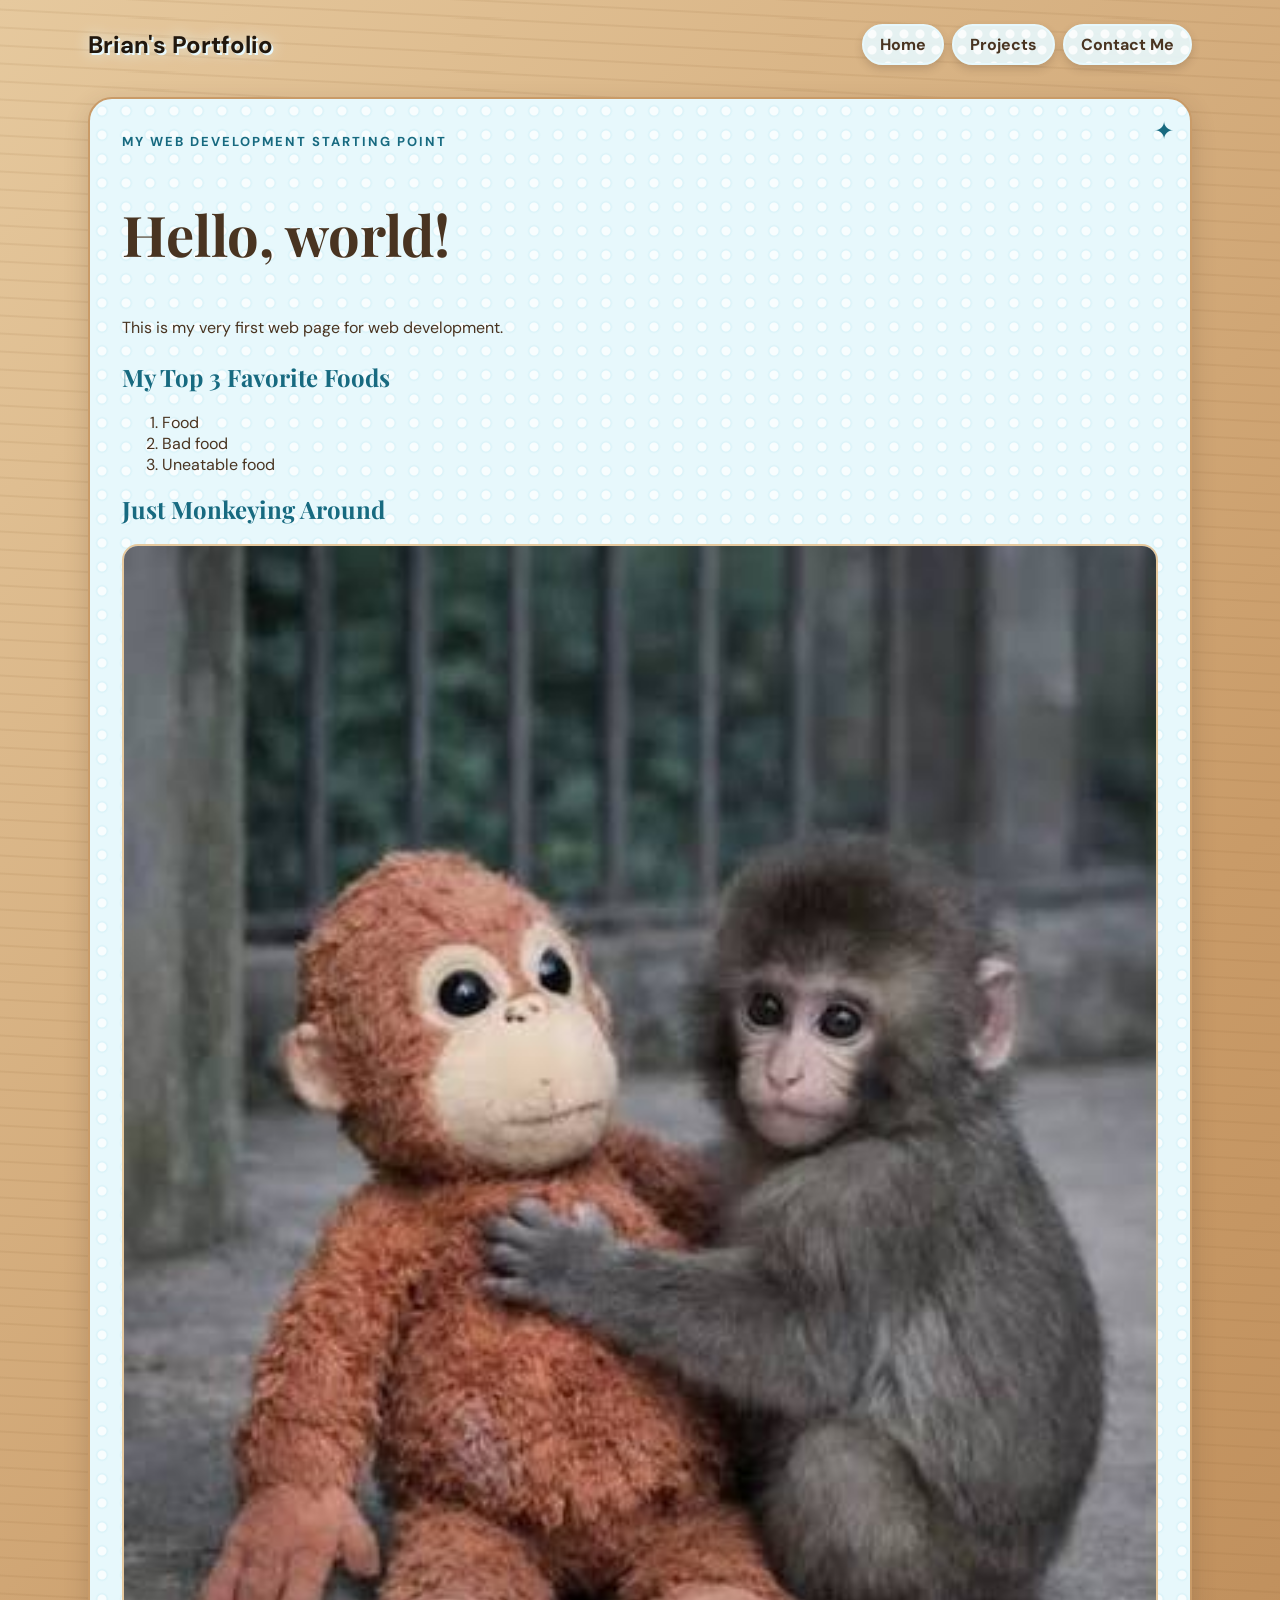
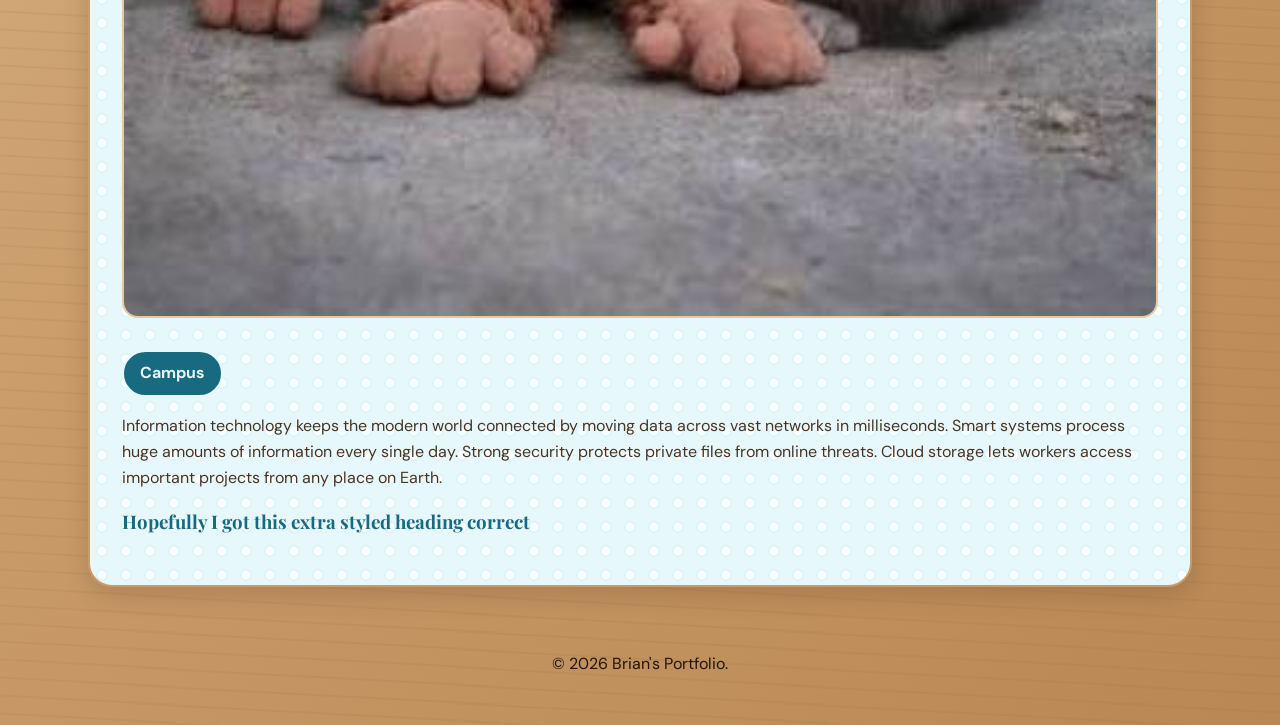
<file: index.html>
<!DOCTYPE html>
<html lang="en">
<head>
    <meta charset="UTF-8">
    <meta name="viewport" content="width=device-width, initial-scale=1.0">
    <link rel="preconnect" href="https://fonts.googleapis.com">
    <link rel="preconnect" href="https://fonts.gstatic.com" crossorigin>
    <link href="https://fonts.googleapis.com/css2?family=DM+Sans:wght@400;500;600;700&family=Playfair+Display:wght@600;700&display=swap" rel="stylesheet">
    <link rel="stylesheet" href="Homework 3 Responsive Design with Flexbox &amp; Grid/style.css">
    <title>My First Web Page | Brian's Portfolio</title>
</head>
<body>
    <header class="site-header">
        <span class="brand">Brian's Portfolio</span>
        <nav aria-label="Portfolio">
            <ul>
                <li><a href="https://bsb2036.github.io/web-development/Homework%203%20Responsive%20Design%20with%20Flexbox%20%26%20Grid/index.html">Home</a></li>
                <li><a href="Homework 3 Responsive Design with Flexbox &amp; Grid/projects.html">Projects</a></li>
                <li><a href="https://bsb2036.github.io/web-development/Homework%203%20Responsive%20Design%20with%20Flexbox%20%26%20Grid/contact.html#contact-form">Contact Me</a></li>
            </ul>
        </nav>
    </header>

    <main class="page-shell">
        <section class="content-card">
            <p class="eyebrow">MY WEB DEVELOPMENT STARTING POINT</p>
            <h1>Hello, world!</h1>
            <p>This is my very first web page for web development.</p>

            <h2>My Top 3 Favorite Foods</h2>
            <ol>
                <li>Food</li>
                <li>Bad food</li>
                <li>Uneatable food</li>
            </ol>

            <h2>Just Monkeying Around</h2>
            <img class="project-image" src="monkey.jpg" alt="A monkey sitting outdoors">
            <p><a class="action-link" href="https://www.campus.edu">Campus</a></p>
            <p>Information technology keeps the modern world connected by moving data across vast networks in milliseconds. Smart systems process huge amounts of information every single day. Strong security protects private files from online threats. Cloud storage lets workers access important projects from any place on Earth.</p>
            <h3>Hopefully I got this extra styled heading correct</h3>
        </section>
    </main>

    <footer class="site-footer">
        <p>&copy; 2026 Brian's Portfolio.</p>
    </footer>
</body>
</html>
</file>
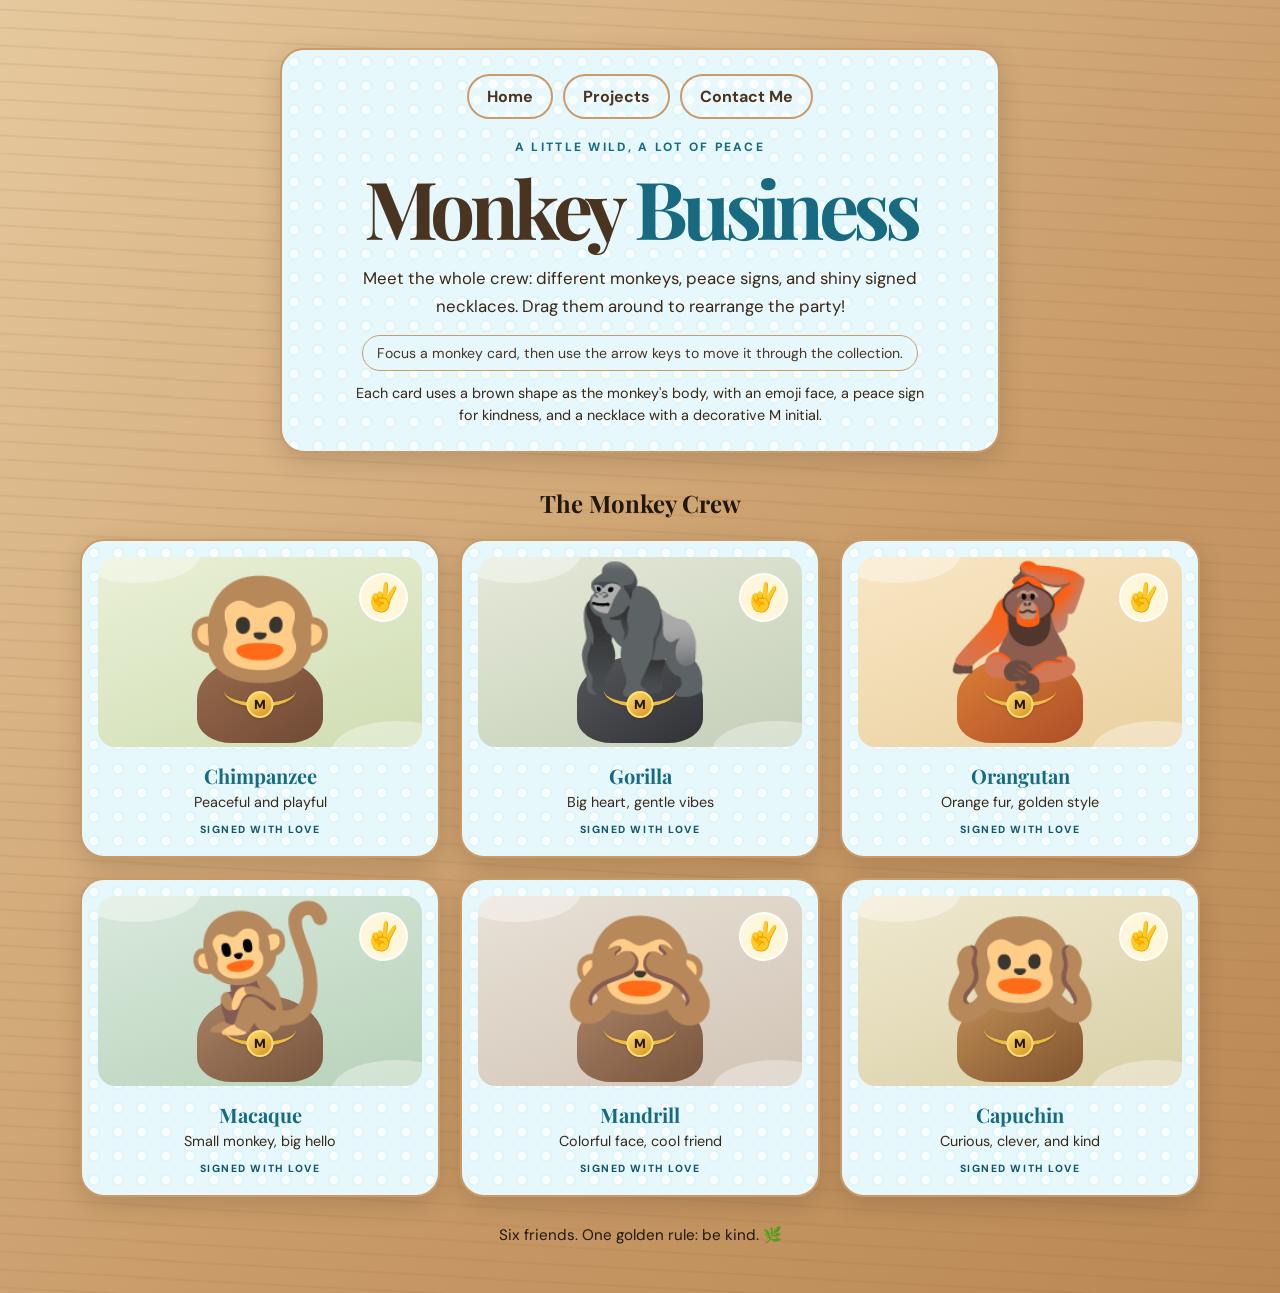
<file: ## Homework 1 - My First Web Page/index.html>
<!DOCTYPE html>
<html lang="en">
<head>
    <meta charset="UTF-8">
    <meta name="viewport" content="width=device-width, initial-scale=1.0">
    <meta name="theme-color" content="#d8b687">
    <link rel="preconnect" href="https://fonts.googleapis.com">
    <link rel="preconnect" href="https://fonts.gstatic.com" crossorigin>
    <link href="https://fonts.googleapis.com/css2?family=DM+Sans:wght@400;500;600;700&family=Playfair+Display:wght@600;700&display=swap" rel="stylesheet">
    <title>Monkey Business | Peace, Please!</title>
    <link rel="stylesheet" href="style.css">
</head>
<body>
    <main class="page">
        <header class="page-header">
            <nav class="portfolio-nav" aria-label="Portfolio">
                <a href="https://bsb2036.github.io/web-development/Homework%203%20Responsive%20Design%20with%20Flexbox%20%26%20Grid/index.html">Home</a>
                <a href="../Homework 3 Responsive Design with Flexbox &amp; Grid/projects.html">Projects</a>
                <a href="https://bsb2036.github.io/web-development/Homework%203%20Responsive%20Design%20with%20Flexbox%20%26%20Grid/contact.html#contact-form">Contact Me</a>
            </nav>
            <p class="eyebrow">A LITTLE WILD, A LOT OF PEACE</p>
            <h1>Monkey <span>Business</span></h1>
            <p class="intro">Meet the whole crew: different monkeys, peace signs, and shiny signed necklaces. Drag them around to rearrange the party!</p>
            <p class="move-hint">Focus a monkey card, then use the arrow keys to move it through the collection.</p>
            <p class="illustration-note">Each card uses a brown shape as the monkey's body, with an emoji face, a peace sign for kindness, and a necklace with a decorative M initial.</p>
        </header>

        <section class="monkey-party">
            <h2 class="party-heading">The Monkey Crew</h2>
            <article class="monkey-card" draggable="true" tabindex="0">
                <div class="monkey-scene chimp">
                    <span class="monkey-body"></span>
                    <span class="monkey-icon">🐵</span>
                    <span class="peace-sign">✌️</span>
                    <span class="necklace"><span>M</span></span>
                </div>
                <h2>Chimpanzee</h2>
                <p>Peaceful and playful</p>
                <span class="card-tag">SIGNED WITH LOVE</span>
            </article>

            <article class="monkey-card" draggable="true" tabindex="0">
                <div class="monkey-scene gorilla">
                    <span class="monkey-body"></span>
                    <span class="monkey-icon">🦍</span>
                    <span class="peace-sign">✌️</span>
                    <span class="necklace"><span>M</span></span>
                </div>
                <h2>Gorilla</h2>
                <p>Big heart, gentle vibes</p>
                <span class="card-tag">SIGNED WITH LOVE</span>
            </article>

            <article class="monkey-card" draggable="true" tabindex="0">
                <div class="monkey-scene orangutan">
                    <span class="monkey-body"></span>
                    <span class="monkey-icon">🦧</span>
                    <span class="peace-sign">✌️</span>
                    <span class="necklace"><span>M</span></span>
                </div>
                <h2>Orangutan</h2>
                <p>Orange fur, golden style</p>
                <span class="card-tag">SIGNED WITH LOVE</span>
            </article>

            <article class="monkey-card" draggable="true" tabindex="0">
                <div class="monkey-scene macaque">
                    <span class="monkey-body"></span>
                    <span class="monkey-icon">🐒</span>
                    <span class="peace-sign">✌️</span>
                    <span class="necklace"><span>M</span></span>
                </div>
                <h2>Macaque</h2>
                <p>Small monkey, big hello</p>
                <span class="card-tag">SIGNED WITH LOVE</span>
            </article>

            <article class="monkey-card" draggable="true" tabindex="0">
                <div class="monkey-scene mandrill">
                    <span class="monkey-body"></span>
                    <span class="monkey-icon">🙈</span>
                    <span class="peace-sign">✌️</span>
                    <span class="necklace"><span>M</span></span>
                </div>
                <h2>Mandrill</h2>
                <p>Colorful face, cool friend</p>
                <span class="card-tag">SIGNED WITH LOVE</span>
            </article>

            <article class="monkey-card" draggable="true" tabindex="0">
                <div class="monkey-scene capuchin">
                    <span class="monkey-body"></span>
                    <span class="monkey-icon">🙉</span>
                    <span class="peace-sign">✌️</span>
                    <span class="necklace"><span>M</span></span>
                </div>
                <h2>Capuchin</h2>
                <p>Curious, clever, and kind</p>
                <span class="card-tag">SIGNED WITH LOVE</span>
            </article>
        </section>

        <p class="party-footer" aria-live="polite">Six friends. One golden rule: be kind. 🌿</p>
    </main>

    <script>
        const party = document.querySelector(".monkey-party");
        let draggedCard = null;

        party.addEventListener("dragstart", (event) => {
            const card = event.target.closest(".monkey-card");
            if (!card) return;

            draggedCard = card;
            card.classList.add("is-dragging");
            event.dataTransfer.effectAllowed = "move";
            event.dataTransfer.setData("text/plain", card.querySelector("h2").textContent);
        });

        party.addEventListener("dragover", (event) => {
            const target = event.target.closest(".monkey-card");
            if (!draggedCard || !target || target === draggedCard) return;

            event.preventDefault();
            const bounds = target.getBoundingClientRect();
            const insertBefore = event.clientY < bounds.top + bounds.height / 2;
            party.insertBefore(draggedCard, insertBefore ? target : target.nextElementSibling);
        });

        party.addEventListener("dragend", () => {
            if (draggedCard) draggedCard.classList.remove("is-dragging");
            draggedCard = null;
        });

        party.addEventListener("keydown", (event) => {
            if (!["ArrowLeft", "ArrowUp", "ArrowRight", "ArrowDown"].includes(event.key)) return;

            const card = event.target.closest(".monkey-card");
            if (!card) return;

            const cards = [...party.querySelectorAll(".monkey-card")];
            const index = cards.indexOf(card);
            const movingForward = event.key === "ArrowRight" || event.key === "ArrowDown";
            const destination = movingForward ? cards[index + 1] : cards[index - 1];
            if (!destination) return;

            event.preventDefault();
            party.insertBefore(card, movingForward ? destination.nextElementSibling : destination);
            card.focus();
            document.querySelector(".party-footer").textContent = `${card.querySelector("h2").textContent} moved. Nice and easy!`;
        });
    </script>
</body>
</html>
</file>
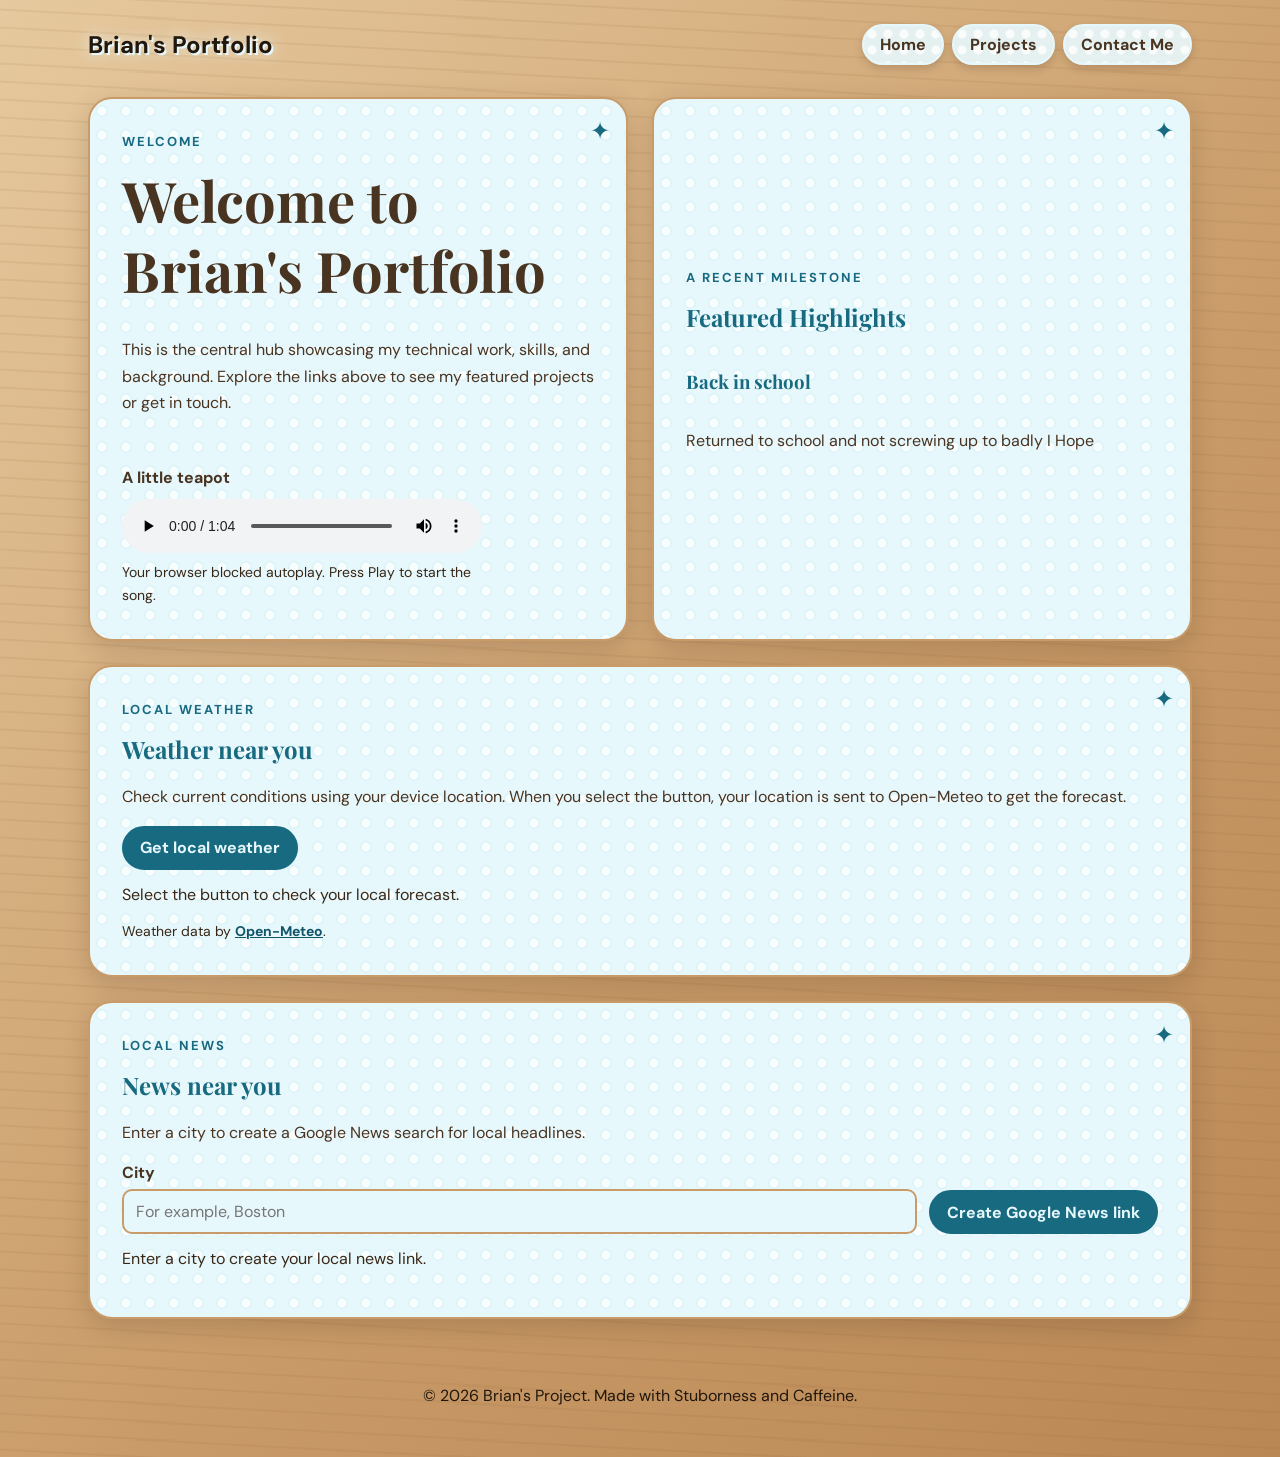
<file: Homework 3 Responsive Design with Flexbox & Grid/index.html>
<!DOCTYPE html>
<html lang="en">
<head>
    <meta charset="UTF-8">
    <meta name="viewport" content="width=device-width, initial-scale=1.0">
    <link rel="preconnect" href="https://fonts.googleapis.com">
    <link rel="preconnect" href="https://fonts.gstatic.com" crossorigin>
    <link href="https://fonts.googleapis.com/css2?family=DM+Sans:wght@400;500;600;700&family=Playfair+Display:wght@600;700&display=swap" rel="stylesheet">
    <link rel="stylesheet" href="style.css">
    <title>Home | Professional Portfolio</title>
</head>
<body>

    <header class="site-header">
        <span class="brand">Brian's Portfolio</span>
        <nav aria-label="Portfolio">
            <ul>
                <li><a href="https://bsb2036.github.io/web-development/Homework%203%20Responsive%20Design%20with%20Flexbox%20%26%20Grid/index.html" aria-current="page"><strong>Home</strong></a></li>
                <li><a href="projects.html">Projects</a></li>
                <li><a href="https://bsb2036.github.io/web-development/Homework%203%20Responsive%20Design%20with%20Flexbox%20%26%20Grid/contact.html#contact-form">Contact Me</a></li>
            </ul>
        </nav>
    </header>

    <main class="page-shell">
        <div class="page-grid home-grid">
            <section class="content-card hero-card">
                <p class="eyebrow">WELCOME</p>
                <h1>Welcome to Brian's Portfolio</h1>
                <p>This is the central hub showcasing my technical work, skills, and background. Explore the links above to see my featured projects or get in touch.</p>
                <div class="song-player">
                    <p class="song-title">A little teapot</p>
                    <audio id="teapot-song" controls autoplay preload="auto" aria-label="I'm a Little Teapot">
                        <source src="im-a-little-teapot.mp3" type="audio/mpeg">
                        Your browser does not support audio playback.
                    </audio>
                    <p class="song-status" id="song-status" role="status" aria-live="polite"></p>
                </div>
            </section>

            <section class="content-card highlight-card">
                <p class="eyebrow">A RECENT MILESTONE</p>
                <h2>Featured Highlights</h2>
                <h3>Back in school</h3>
                <p>Returned to school and not screwing up to badly I Hope</p>
            </section>

            <section class="content-card weather-card wide-card" aria-labelledby="local-weather-title" aria-busy="false">
                <p class="eyebrow">LOCAL WEATHER</p>
                <h2 id="local-weather-title">Weather near you</h2>
                <p>Check current conditions using your device location. When you select the button, your location is sent to Open-Meteo to get the forecast.</p>
                <button class="weather-button" id="weather-button" type="button">Get local weather</button>
                <p class="weather-status" id="weather-status" role="status" aria-live="polite">Select the button to check your local forecast.</p>
                <p class="weather-attribution">Weather data by <a href="https://open-meteo.com/">Open-Meteo</a>.</p>
                <dl class="weather-details" id="weather-details" hidden>
                    <div>
                        <dt>Conditions</dt>
                        <dd id="weather-condition"></dd>
                    </div>
                    <div>
                        <dt>Temperature</dt>
                        <dd id="weather-temperature"></dd>
                    </div>
                    <div>
                        <dt>Feels like</dt>
                        <dd id="weather-apparent"></dd>
                    </div>
                    <div>
                        <dt>Wind</dt>
                        <dd id="weather-wind"></dd>
                    </div>
                </dl>
            </section>

            <section class="content-card news-card wide-card" aria-labelledby="local-news-title" aria-busy="false">
                <p class="eyebrow">LOCAL NEWS</p>
                <h2 id="local-news-title">News near you</h2>
                <p id="local-news-help">Enter a city to create a Google News search for local headlines.</p>
                <form class="news-form" id="local-news-form">
                    <div class="news-field">
                        <label for="news-city">City</label>
                        <input id="news-city" name="city" type="search" maxlength="80" autocomplete="address-level2" placeholder="For example, Boston" aria-describedby="local-news-help" required>
                    </div>
                    <button class="weather-button" type="submit">Create Google News link</button>
                </form>
                <p class="news-status" id="news-status" role="status" aria-live="polite">Enter a city to create your local news link.</p>
                <p class="news-link-container" id="news-link-container" hidden>
                    <a id="local-news-link" target="_blank" rel="noopener noreferrer"></a>
                </p>
            </section>
        </div>
    </main>

    <footer class="site-footer">
        <p>&copy; 2026 Brian's Project. Made with Stuborness and Caffeine.</p>
    </footer>

    <script src="main-page-audio.js" defer></script>
    <script src="local-weather.js" defer></script>
    <script src="local-news.js?v=google-news-link" defer></script>
</body>
</html>
</file>
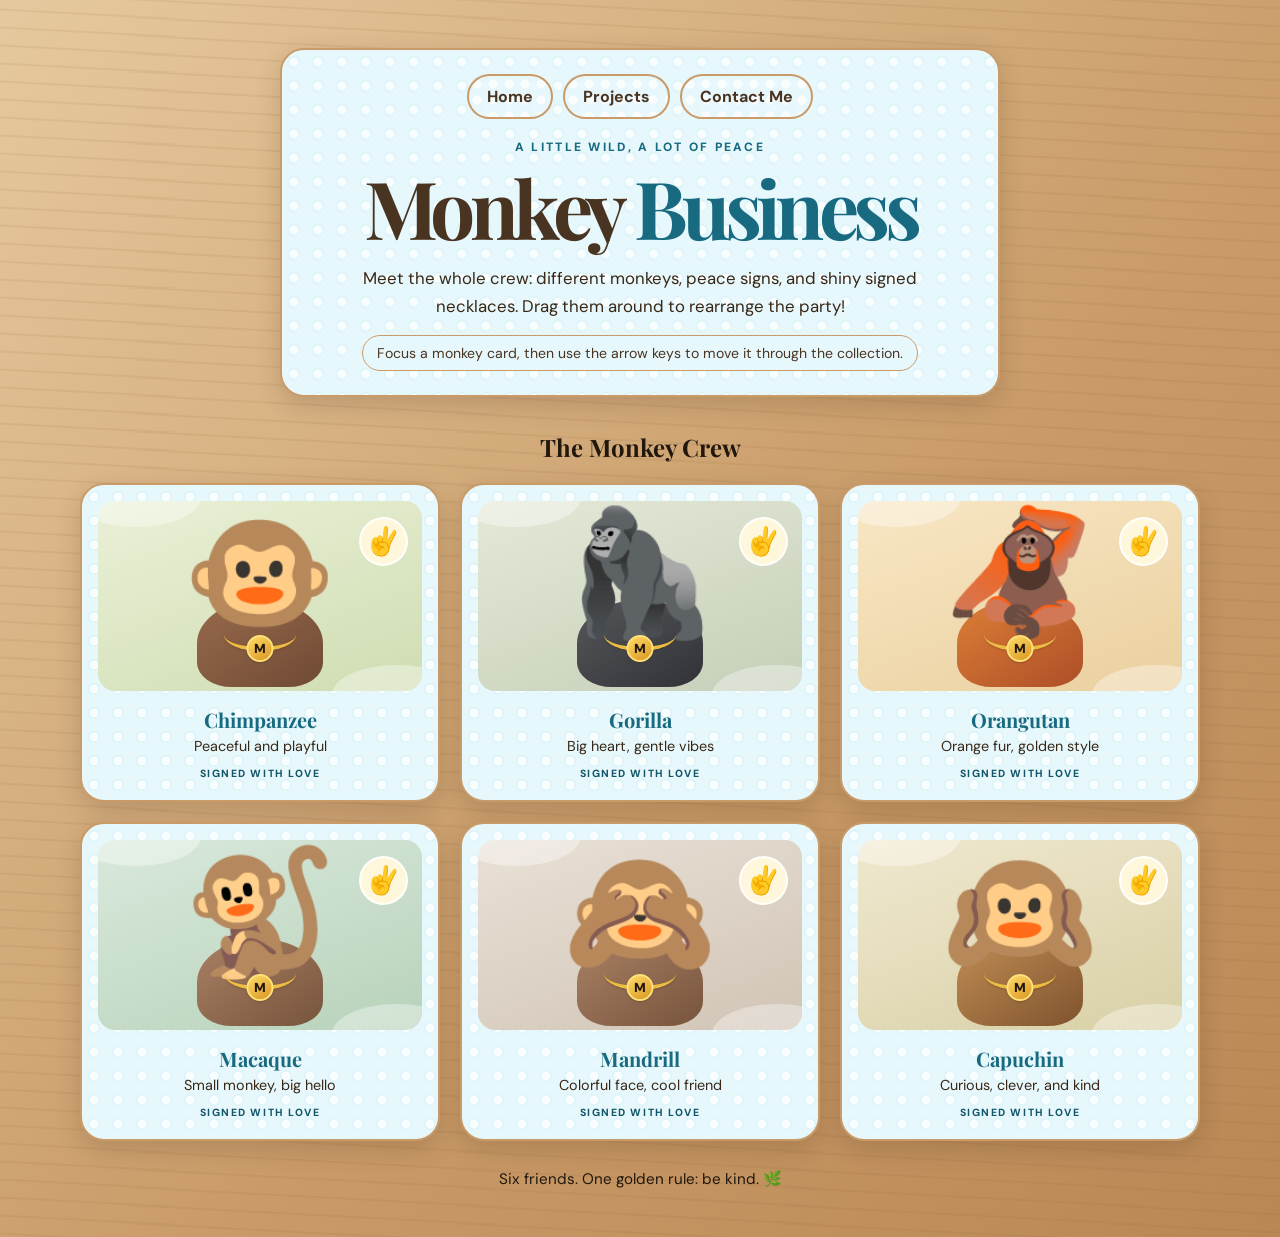
<file: monkey-gallery/index.html>
<!DOCTYPE html>
<html lang="en">
<head>
    <meta charset="UTF-8">
    <meta name="viewport" content="width=device-width, initial-scale=1.0">
    <meta name="theme-color" content="#d8b687">
    <link rel="preconnect" href="https://fonts.googleapis.com">
    <link rel="preconnect" href="https://fonts.gstatic.com" crossorigin>
    <link href="https://fonts.googleapis.com/css2?family=DM+Sans:wght@400;500;600;700&family=Playfair+Display:wght@600;700&display=swap" rel="stylesheet">
    <title>Monkey Business | Peace, Please!</title>
    <link rel="stylesheet" href="style.css">
</head>
<body>
    <main class="page">
        <header class="page-header">
            <nav class="portfolio-nav" aria-label="Portfolio">
                <a href="https://bsb2036.github.io/web-development/Homework%203%20Responsive%20Design%20with%20Flexbox%20%26%20Grid/index.html">Home</a>
                <a href="../Homework 3 Responsive Design with Flexbox &amp; Grid/projects.html">Projects</a>
                <a href="https://bsb2036.github.io/web-development/Homework%203%20Responsive%20Design%20with%20Flexbox%20%26%20Grid/contact.html#contact-form">Contact Me</a>
            </nav>
            <p class="eyebrow">A LITTLE WILD, A LOT OF PEACE</p>
            <h1>Monkey <span>Business</span></h1>
            <p class="intro">Meet the whole crew: different monkeys, peace signs, and shiny signed necklaces. Drag them around to rearrange the party!</p>
            <p class="move-hint">Focus a monkey card, then use the arrow keys to move it through the collection.</p>
            <p class="visually-hidden">Each card uses a brown shape as the monkey's body, with an emoji face, a peace sign for kindness, and a necklace with a decorative M initial.</p>
        </header>

        <section class="monkey-party">
            <h2 class="party-heading">The Monkey Crew</h2>
            <article class="monkey-card" draggable="true" tabindex="0">
                <div class="monkey-scene chimp">
                    <span class="monkey-body"></span>
                    <span class="monkey-icon">🐵</span>
                    <span class="peace-sign">✌️</span>
                    <span class="necklace"><span>M</span></span>
                </div>
                <h2>Chimpanzee</h2>
                <p>Peaceful and playful</p>
                <span class="card-tag">SIGNED WITH LOVE</span>
            </article>

            <article class="monkey-card" draggable="true" tabindex="0">
                <div class="monkey-scene gorilla">
                    <span class="monkey-body"></span>
                    <span class="monkey-icon">🦍</span>
                    <span class="peace-sign">✌️</span>
                    <span class="necklace"><span>M</span></span>
                </div>
                <h2>Gorilla</h2>
                <p>Big heart, gentle vibes</p>
                <span class="card-tag">SIGNED WITH LOVE</span>
            </article>

            <article class="monkey-card" draggable="true" tabindex="0">
                <div class="monkey-scene orangutan">
                    <span class="monkey-body"></span>
                    <span class="monkey-icon">🦧</span>
                    <span class="peace-sign">✌️</span>
                    <span class="necklace"><span>M</span></span>
                </div>
                <h2>Orangutan</h2>
                <p>Orange fur, golden style</p>
                <span class="card-tag">SIGNED WITH LOVE</span>
            </article>

            <article class="monkey-card" draggable="true" tabindex="0">
                <div class="monkey-scene macaque">
                    <span class="monkey-body"></span>
                    <span class="monkey-icon">🐒</span>
                    <span class="peace-sign">✌️</span>
                    <span class="necklace"><span>M</span></span>
                </div>
                <h2>Macaque</h2>
                <p>Small monkey, big hello</p>
                <span class="card-tag">SIGNED WITH LOVE</span>
            </article>

            <article class="monkey-card" draggable="true" tabindex="0">
                <div class="monkey-scene mandrill">
                    <span class="monkey-body"></span>
                    <span class="monkey-icon">🙈</span>
                    <span class="peace-sign">✌️</span>
                    <span class="necklace"><span>M</span></span>
                </div>
                <h2>Mandrill</h2>
                <p>Colorful face, cool friend</p>
                <span class="card-tag">SIGNED WITH LOVE</span>
            </article>

            <article class="monkey-card" draggable="true" tabindex="0">
                <div class="monkey-scene capuchin">
                    <span class="monkey-body"></span>
                    <span class="monkey-icon">🙉</span>
                    <span class="peace-sign">✌️</span>
                    <span class="necklace"><span>M</span></span>
                </div>
                <h2>Capuchin</h2>
                <p>Curious, clever, and kind</p>
                <span class="card-tag">SIGNED WITH LOVE</span>
            </article>
        </section>

        <p class="party-footer" aria-live="polite">Six friends. One golden rule: be kind. 🌿</p>
    </main>

    <script>
        const party = document.querySelector(".monkey-party");
        let draggedCard = null;

        party.addEventListener("dragstart", (event) => {
            const card = event.target.closest(".monkey-card");
            if (!card) return;

            draggedCard = card;
            card.classList.add("is-dragging");
            event.dataTransfer.effectAllowed = "move";
            event.dataTransfer.setData("text/plain", card.querySelector("h2").textContent);
        });

        party.addEventListener("dragover", (event) => {
            const target = event.target.closest(".monkey-card");
            if (!draggedCard || !target || target === draggedCard) return;

            event.preventDefault();
            const bounds = target.getBoundingClientRect();
            const insertBefore = event.clientY < bounds.top + bounds.height / 2;
            party.insertBefore(draggedCard, insertBefore ? target : target.nextElementSibling);
        });

        party.addEventListener("dragend", () => {
            if (draggedCard) draggedCard.classList.remove("is-dragging");
            draggedCard = null;
        });

        party.addEventListener("keydown", (event) => {
            if (!["ArrowLeft", "ArrowUp", "ArrowRight", "ArrowDown"].includes(event.key)) return;

            const card = event.target.closest(".monkey-card");
            if (!card) return;

            const cards = [...party.querySelectorAll(".monkey-card")];
            const index = cards.indexOf(card);
            const movingForward = event.key === "ArrowRight" || event.key === "ArrowDown";
            const destination = movingForward ? cards[index + 1] : cards[index - 1];
            if (!destination) return;

            event.preventDefault();
            party.insertBefore(card, movingForward ? destination.nextElementSibling : destination);
            card.focus();
            document.querySelector(".party-footer").textContent = `${card.querySelector("h2").textContent} moved. Nice and easy!`;
        });
    </script>
</body>
</html>
</file>
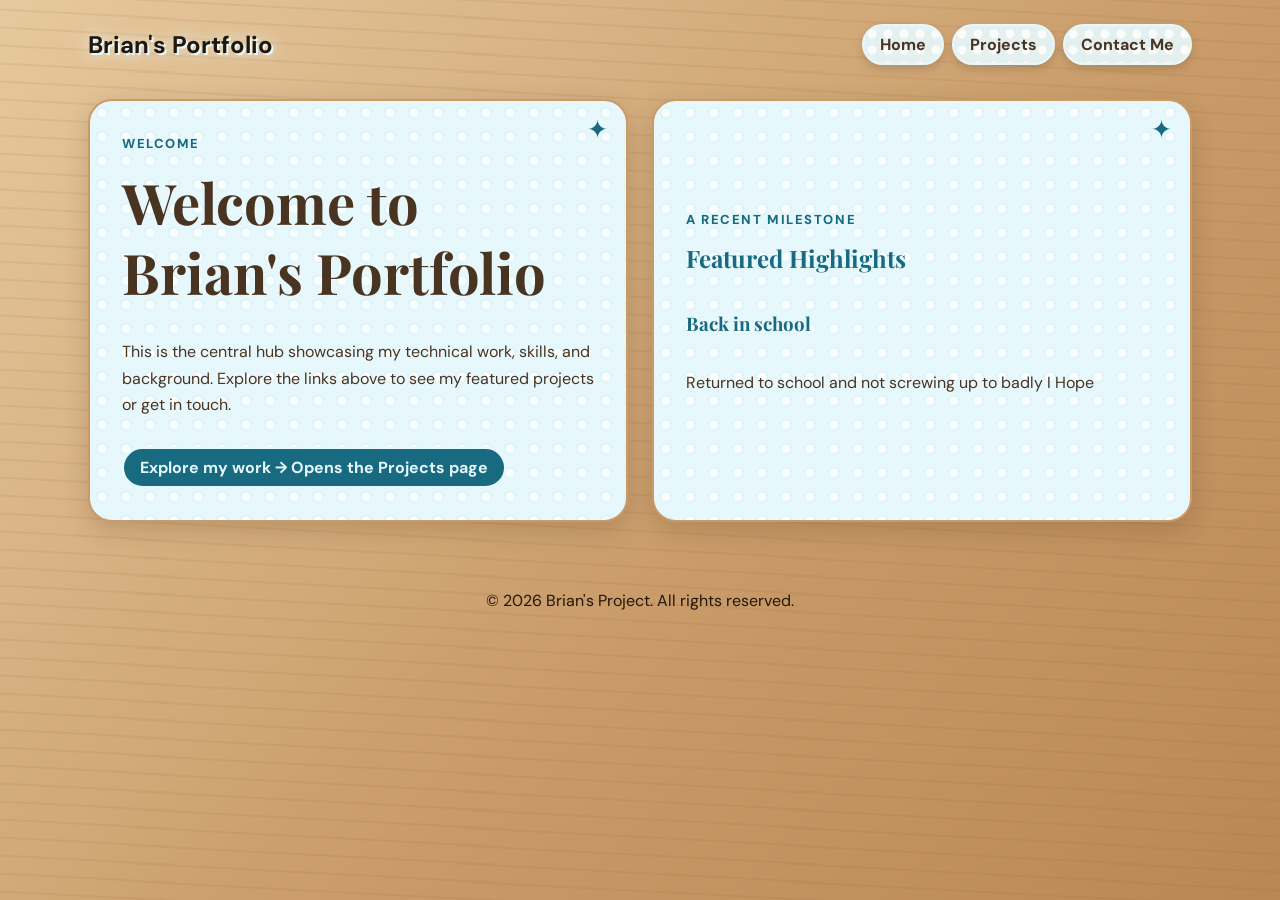
<file: web devlopment homework 2/index.html>
<!DOCTYPE html>
<html lang="en">
<head>
    <meta charset="UTF-8">
    <meta name="viewport" content="width=device-width, initial-scale=1.0">
    <link rel="preconnect" href="https://fonts.googleapis.com">
    <link rel="preconnect" href="https://fonts.gstatic.com" crossorigin>
    <link href="https://fonts.googleapis.com/css2?family=DM+Sans:wght@400;500;600;700&family=Playfair+Display:wght@600;700&display=swap" rel="stylesheet">
    <link rel="stylesheet" href="style.css">
    <title>Home | Professional Portfolio</title>
</head>
<body>

    <header class="site-header">
        <span class="brand">Brian's Portfolio</span>
        <nav aria-label="Portfolio">
            <ul>
                <li><a href="https://bsb2036.github.io/web-development/Homework%203%20Responsive%20Design%20with%20Flexbox%20%26%20Grid/index.html" aria-current="page"><strong>Home</strong></a></li>
                <li><a href="projects.html">Projects</a></li>
                <li><a href="https://bsb2036.github.io/web-development/Homework%203%20Responsive%20Design%20with%20Flexbox%20%26%20Grid/contact.html#contact-form">Contact Me</a></li>
            </ul>
        </nav>
    </header>

    <main class="page-shell">
        <div class="page-grid home-grid">
            <section class="content-card hero-card">
                <p class="eyebrow">WELCOME</p>
                <h1>Welcome to Brian's Portfolio</h1>
                <p>This is the central hub showcasing my technical work, skills, and background. Explore the links above to see my featured projects or get in touch.</p>
                <a class="action-link" href="projects.html">Explore my work <span>&rarr; Opens the Projects page</span></a>
            </section>

            <section class="content-card highlight-card">
                <p class="eyebrow">A RECENT MILESTONE</p>
                <h2>Featured Highlights</h2>
                <h3>Back in school</h3>
                <p>Returned to school and not screwing up to badly I Hope</p>
            </section>
        </div>
    </main>

    <footer class="site-footer">
        <p>&copy; 2026 Brian's Project. All rights reserved.</p>
    </footer>

</body>
</html>
</file>
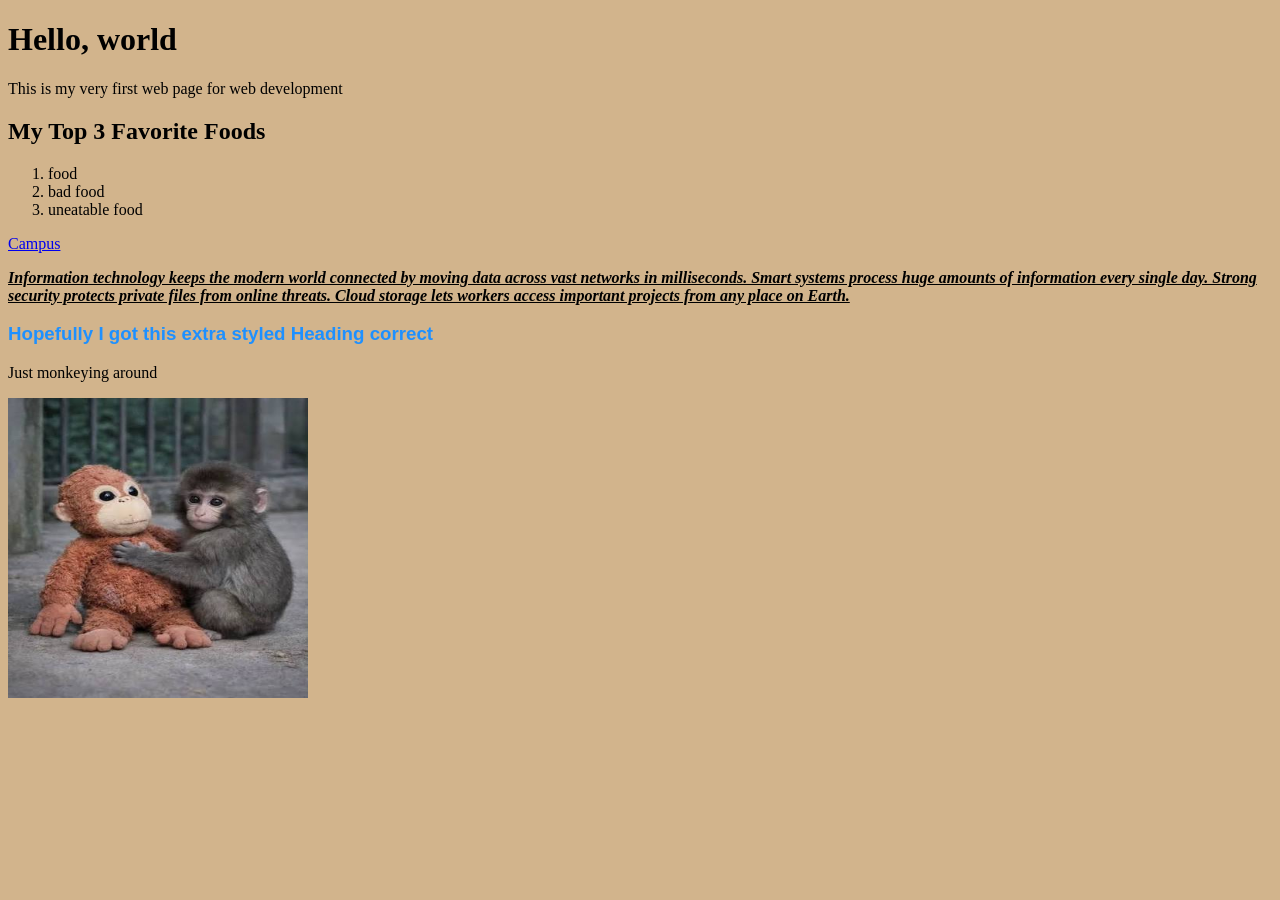
<file: first web page.html>
<!DOCTYPE html>
<html lang="en">
  <head>
    <meta charset="UTF-8">
    <meta name="viewport" content="width=device-width, initial-scale=1.0">
    <title>Bono HTML website for IT115</title>
  </head>
  <body style="background-color: tan;">
    <h1>Hello, world</h1>
    <p>This is my very first web page for web development</p>

    <h2>My Top 3 Favorite Foods</h2>
    <ol>
      <li>food</li>
      <li>bad food</li>
      <li>uneatable food</li>
    </ol>

    <a href="https://www.campus.edu">Campus</a>

    <p>
      <b><i><u>Information technology keeps the modern world connected by moving data across vast networks in milliseconds. Smart systems process huge amounts of information every single day. Strong security protects private files from online threats. Cloud storage lets workers access important projects from any place on Earth.</u></i></b>
    </p>

    <h3 style="color: dodgerblue; font-family: 'Arial', sans-serif;">Hopefully I got this extra styled Heading correct</h3>

    <p>Just monkeying around</p>
    <img src="./%23%23%20Homework%201%20-%20My%20First%20Web%20Page/monkey.jpg" alt="A picture of a monkey" height="300" width="300">
  </body>
</html>
</file>
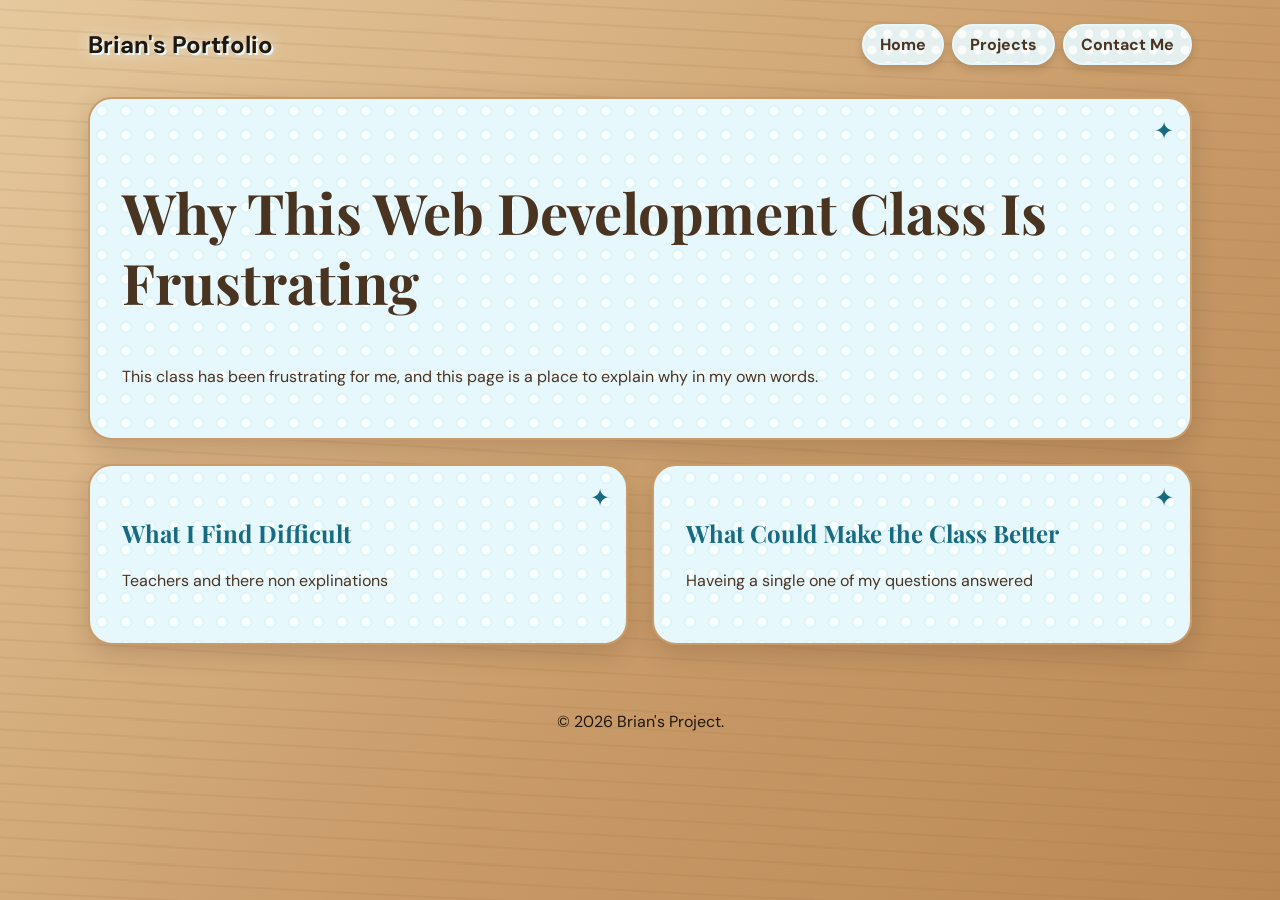
<file: Homework 3 Responsive Design with Flexbox & Grid/class-feedback.html>
<!DOCTYPE html>
<html lang="en">
<head>
    <meta charset="UTF-8">
    <meta name="viewport" content="width=device-width, initial-scale=1.0">
    <link rel="preconnect" href="https://fonts.googleapis.com">
    <link rel="preconnect" href="https://fonts.gstatic.com" crossorigin>
    <link href="https://fonts.googleapis.com/css2?family=DM+Sans:wght@400;500;600;700&family=Playfair+Display:wght@600;700&display=swap" rel="stylesheet">
    <link rel="stylesheet" href="style.css">
    <title>Why This Web Development Class Is Frustrating</title>
</head>
<body>

    <header class="site-header">
        <span class="brand">Brian's Portfolio</span>
        <nav aria-label="Portfolio">
            <ul>
                <li><a href="https://bsb2036.github.io/web-development/Homework%203%20Responsive%20Design%20with%20Flexbox%20%26%20Grid/index.html">Home</a></li>
                <li><a href="projects.html">Projects</a></li>
                <li><a href="https://bsb2036.github.io/web-development/Homework%203%20Responsive%20Design%20with%20Flexbox%20%26%20Grid/contact.html#contact-form">Contact Me</a></li>
            </ul>
        </nav>
    </header>

    <main class="page-shell" id="feedback-page">
        <div class="page-grid feedback-grid">
        <section class="content-card feedback-card wide-card">
            <h1>Why This Web Development Class Is Frustrating</h1>
            <p>This class has been frustrating for me, and this page is a place to explain why in my own words.</p>
        </section>

        <section class="content-card feedback-card">
            <h2>What I Find Difficult</h2>
            <p>Teachers and there non explinations</p>
        </section>

        <section class="content-card feedback-card">
            <h2>What Could Make the Class Better</h2>
            <p>Haveing a single one of my questions answered </p>
        </section>
        </div>
    </main>

    <footer class="site-footer">
        <p>&copy; 2026 Brian's Project.</p>
    </footer>

</body>
</html>
</file>
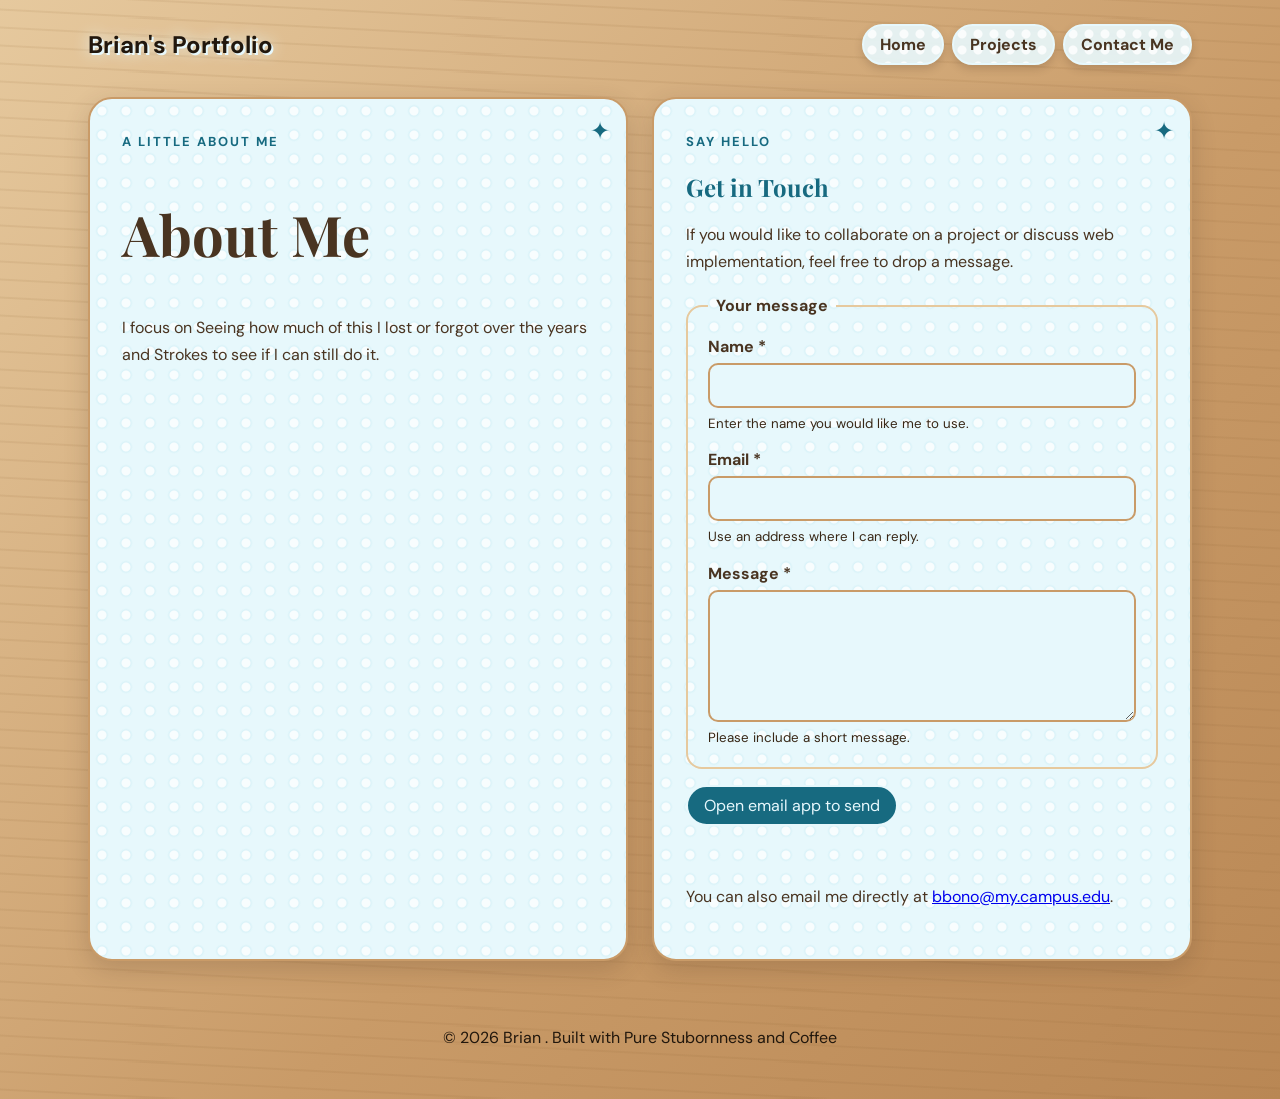
<file: Homework 3 Responsive Design with Flexbox & Grid/contact.html>
<!DOCTYPE html>
<html lang="en">
<head>
    <meta charset="UTF-8">
    <meta name="viewport" content="width=device-width, initial-scale=1.0">
    <link rel="preconnect" href="https://fonts.googleapis.com">
    <link rel="preconnect" href="https://fonts.gstatic.com" crossorigin>
    <link href="https://fonts.googleapis.com/css2?family=DM+Sans:wght@400;500;600;700&family=Playfair+Display:wght@600;700&display=swap" rel="stylesheet">
    <link rel="stylesheet" href="style.css">
    <title>Contact - My Web Development Portfolio</title>
</head>
<body>

    <header class="site-header">
        <span class="brand">Brian's Portfolio</span>
        <nav aria-label="Portfolio">
            <ul>
                <li><a href="https://bsb2036.github.io/web-development/Homework%203%20Responsive%20Design%20with%20Flexbox%20%26%20Grid/index.html">Home</a></li>
                <li><a href="projects.html">Projects</a></li>
                <li><a href="https://bsb2036.github.io/web-development/Homework%203%20Responsive%20Design%20with%20Flexbox%20%26%20Grid/contact.html#contact-form" aria-current="page"><strong>Contact Me</strong></a></li>
            </ul>
        </nav>
    </header>

    <main class="page-shell">
        <div class="page-grid contact-grid">
        <section class="content-card" id="about-me">
            <p class="eyebrow">A LITTLE ABOUT ME</p>
            <h1>About Me</h1>
            <p>I focus on Seeing how much of this I lost or forgot over the years and Strokes to see if I can still do it. </p>
        </section>

        <section class="content-card" id="get-in-touch">
            <p class="eyebrow">SAY HELLO</p>
            <h2>Get in Touch</h2>
            <p>If you would like to collaborate on a project or discuss web implementation, feel free to drop a message.</p>

            <form id="contact-form" class="contact-form" data-contact-form tabindex="-1">
                <p class="form-error-summary" data-form-error role="alert" tabindex="-1" hidden></p>

                <fieldset>
                    <legend>Your message</legend>

                    <div class="form-field">
                        <label for="contact-name">Name <span aria-hidden="true">*</span></label>
                        <input id="contact-name" name="name" type="text" autocomplete="name" required aria-describedby="contact-name-hint contact-name-error">
                        <small class="field-hint" id="contact-name-hint">Enter the name you would like me to use.</small>
                        <small class="field-error" id="contact-name-error" aria-live="polite" aria-atomic="true" hidden></small>
                    </div>

                    <div class="form-field">
                        <label for="contact-email">Email <span aria-hidden="true">*</span></label>
                        <input id="contact-email" name="email" type="email" autocomplete="email" required aria-describedby="contact-email-hint contact-email-error">
                        <small class="field-hint" id="contact-email-hint">Use an address where I can reply.</small>
                        <small class="field-error" id="contact-email-error" aria-live="polite" aria-atomic="true" hidden></small>
                    </div>

                    <div class="form-field">
                        <label for="contact-message">Message <span aria-hidden="true">*</span></label>
                        <textarea id="contact-message" name="message" rows="5" required aria-describedby="contact-message-hint contact-message-error"></textarea>
                        <small class="field-hint" id="contact-message-hint">Please include a short message.</small>
                        <small class="field-error" id="contact-message-error" aria-live="polite" aria-atomic="true" hidden></small>
                    </div>
                </fieldset>

                <button class="action-link form-submit" type="submit">Open email app to send</button>
                <p class="form-status" data-form-status role="status" aria-live="polite"></p>
            </form>

            <p>You can also email me directly at <a href="mailto:bbono@my.campus.edu">bbono@my.campus.edu</a>.</p>
        </section>
        </div>
    </main>

    <footer class="site-footer">
        <p>&copy; 2026 Brian . Built with Pure Stubornness and Coffee</p>
    </footer>

    <script src="../contact-form.js" defer></script>
</body>
</html>
</file>
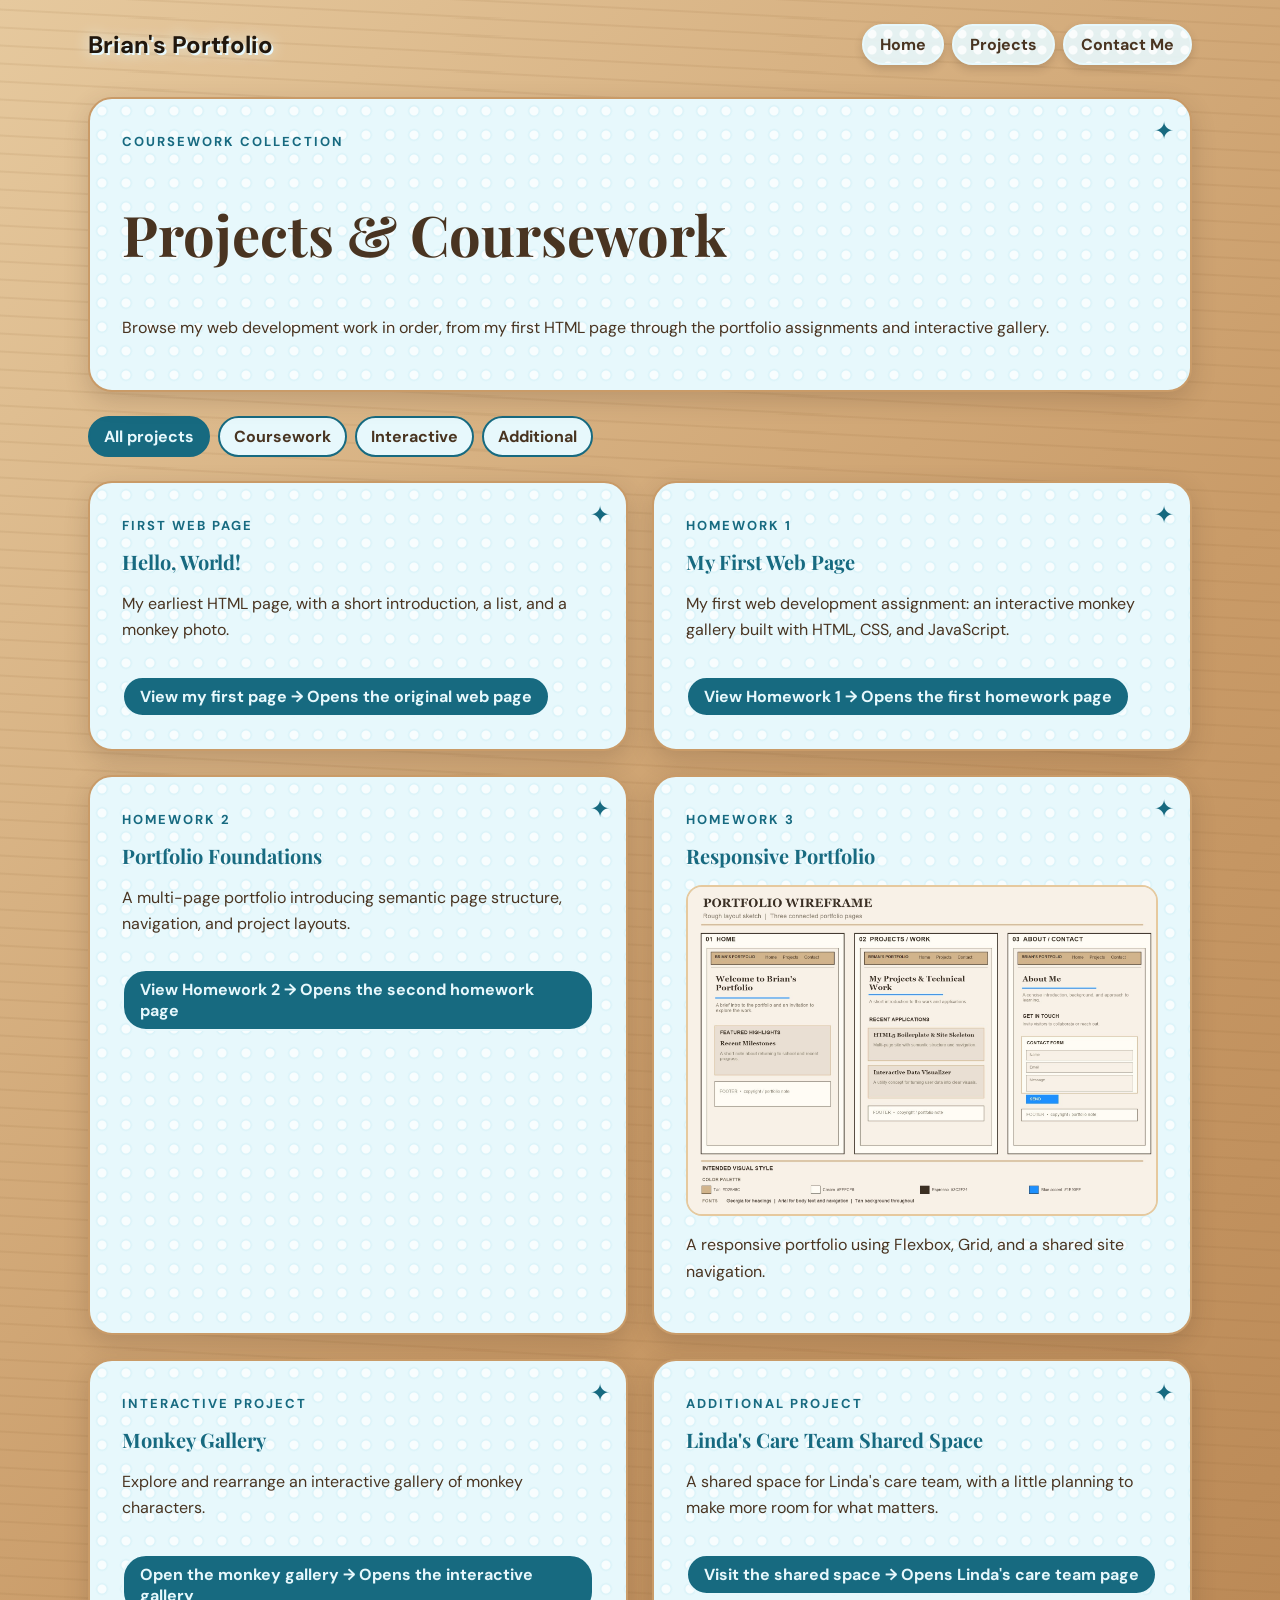
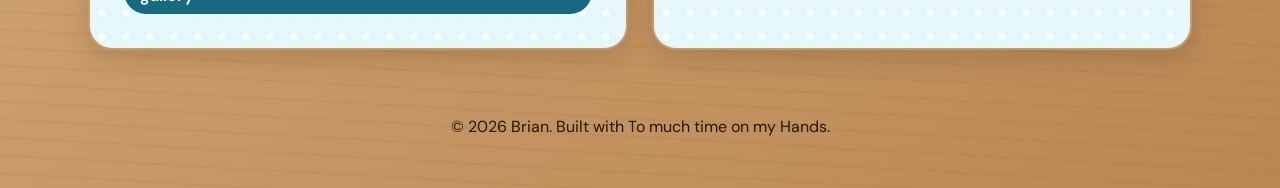
<file: Homework 3 Responsive Design with Flexbox & Grid/projects.html>
<!DOCTYPE html>
<html lang="en">
<head>
    <meta charset="UTF-8">
    <meta name="viewport" content="width=device-width, initial-scale=1.0">
    <link rel="preconnect" href="https://fonts.googleapis.com">
    <link rel="preconnect" href="https://fonts.gstatic.com" crossorigin>
    <link href="https://fonts.googleapis.com/css2?family=DM+Sans:wght@400;500;600;700&family=Playfair+Display:wght@600;700&display=swap" rel="stylesheet">
    <link rel="stylesheet" href="style.css">
    <title>Projects - My Web Development Portfolio</title>
</head>
<body>

    <header class="site-header">
        <span class="brand">Brian's Portfolio</span>
        <nav aria-label="Portfolio">
            <ul>
                <li><a href="https://bsb2036.github.io/web-development/Homework%203%20Responsive%20Design%20with%20Flexbox%20%26%20Grid/index.html">Home</a></li>
                <li><a href="projects.html" aria-current="page"><strong>Projects</strong></a></li>
                <li><a href="https://bsb2036.github.io/web-development/Homework%203%20Responsive%20Design%20with%20Flexbox%20%26%20Grid/contact.html#contact-form">Contact Me</a></li>
            </ul>
        </nav>
    </header>

    <main class="page-shell">
        <div class="page-grid projects-grid">
        <section class="content-card wide-card" id="work-overview">
            <p class="eyebrow">COURSEWORK COLLECTION</p>
            <h1>Projects &amp; Coursework</h1>
            <p>Browse my web development work in order, from my first HTML page through the portfolio assignments and interactive gallery.</p>
        </section>

        <section class="project-filters wide-card" aria-label="Filter projects">
            <div class="filter-buttons" role="group" aria-label="Project categories">
                <button type="button" class="filter-button" data-project-filter="all" aria-pressed="true">All projects</button>
                <button type="button" class="filter-button" data-project-filter="coursework" aria-pressed="false">Coursework</button>
                <button type="button" class="filter-button" data-project-filter="interactive" aria-pressed="false">Interactive</button>
                <button type="button" class="filter-button" data-project-filter="additional" aria-pressed="false">Additional</button>
            </div>
            <p class="filter-status" data-filter-status role="status" aria-live="polite" aria-atomic="true"></p>
        </section>

            <article data-project-category="coursework">
                <p class="eyebrow">FIRST WEB PAGE</p>
                <h2>Hello, World!</h2>
                <p>My earliest HTML page, with a short introduction, a list, and a monkey photo.</p>
                <a class="action-link" href="../index.html">View my first page <span>&rarr; Opens the original web page</span></a>
            </article>

            <article data-project-category="coursework">
                <p class="eyebrow">HOMEWORK 1</p>
                <h2>My First Web Page</h2>
                <p>My first web development assignment: an interactive monkey gallery built with HTML, CSS, and JavaScript.</p>
                <a class="action-link" href="../homework-1/index.html">View Homework 1 <span>&rarr; Opens the first homework page</span></a>
            </article>

            <article data-project-category="coursework">
                <p class="eyebrow">HOMEWORK 2</p>
                <h2>Portfolio Foundations</h2>
                <p>A multi-page portfolio introducing semantic page structure, navigation, and project layouts.</p>
                <a class="action-link" href="../web%20devlopment%20homework%202/index.html">View Homework 2 <span>&rarr; Opens the second homework page</span></a>
            </article>

            <article data-project-category="coursework">
                <p class="eyebrow">HOMEWORK 3</p>
                <h2>Responsive Portfolio</h2>
                <img class="project-image" src="portfolio-wireframe.jpg" alt="Wireframe sketch showing the Home, Projects, and About/Contact page layouts">
                <p>A responsive portfolio using Flexbox, Grid, and a shared site navigation.</p>
            </article>

            <article data-project-category="interactive">
                <p class="eyebrow">INTERACTIVE PROJECT</p>
                <h2>Monkey Gallery</h2>
                <p>Explore and rearrange an interactive gallery of monkey characters.</p>
                <a class="action-link" href="../monkey-gallery/index.html">Open the monkey gallery <span>&rarr; Opens the interactive gallery</span></a>
            </article>

            <article data-project-category="additional">
                <p class="eyebrow">ADDITIONAL PROJECT</p>
                <h2>Linda's Care Team Shared Space</h2>
                <p>A shared space for Linda's care team, with a little planning to make more room for what matters.</p>
                <a class="action-link" href="https://bsb2036.github.io/Brian/linda.html">Visit the shared space <span>&rarr; Opens Linda's care team page</span></a>
            </article>
        </div>
    </main>

    <footer class="site-footer">
        <p>&copy; 2026 Brian. Built with To much time on my Hands.</p>
    </footer>

    <script src="projects-filter.js" defer></script>
</body>
</html>
</file>
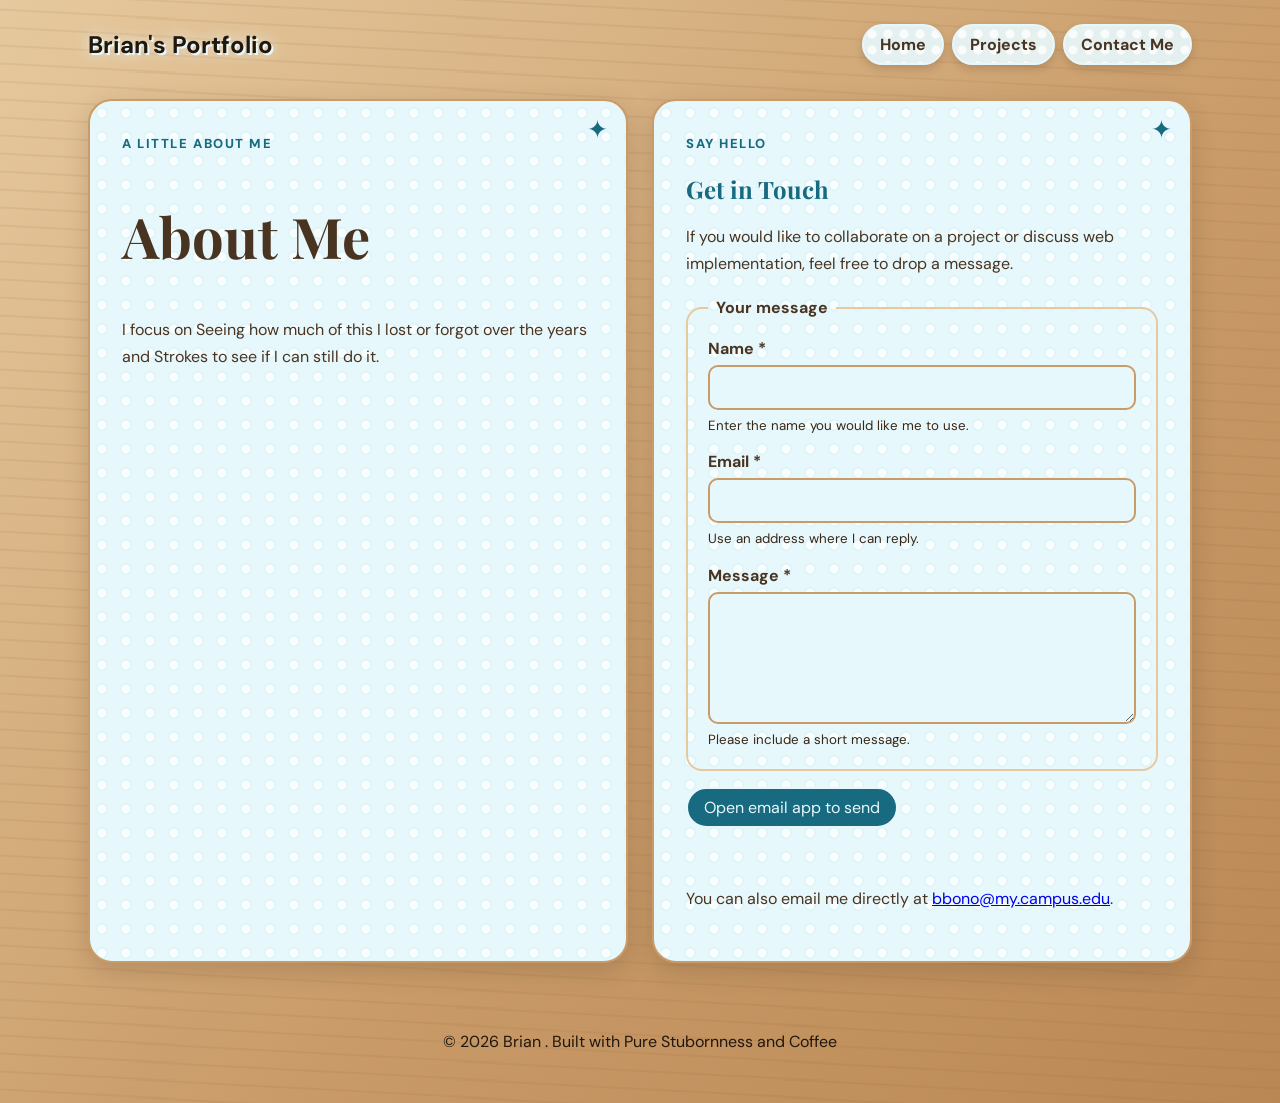
<file: web devlopment homework 2/contact.html>
<!DOCTYPE html>
<html lang="en">
<head>
    <meta charset="UTF-8">
    <meta name="viewport" content="width=device-width, initial-scale=1.0">
    <link rel="preconnect" href="https://fonts.googleapis.com">
    <link rel="preconnect" href="https://fonts.gstatic.com" crossorigin>
    <link href="https://fonts.googleapis.com/css2?family=DM+Sans:wght@400;500;600;700&family=Playfair+Display:wght@600;700&display=swap" rel="stylesheet">
    <link rel="stylesheet" href="style.css">
    <title>Contact - My Web Development Portfolio</title>
</head>
<body>

    <header class="site-header">
        <span class="brand">Brian's Portfolio</span>
        <nav aria-label="Portfolio">
            <ul>
                <li><a href="https://bsb2036.github.io/web-development/Homework%203%20Responsive%20Design%20with%20Flexbox%20%26%20Grid/index.html">Home</a></li>
                <li><a href="projects.html">Projects</a></li>
                <li><a href="https://bsb2036.github.io/web-development/Homework%203%20Responsive%20Design%20with%20Flexbox%20%26%20Grid/contact.html#contact-form" aria-current="page"><strong>Contact Me</strong></a></li>
            </ul>
        </nav>
    </header>

    <main class="page-shell">
        <div class="page-grid contact-grid">
        <section class="content-card" id="about-me">
            <p class="eyebrow">A LITTLE ABOUT ME</p>
            <h1>About Me</h1>
            <p>I focus on Seeing how much of this I lost or forgot over the years and Strokes to see if I can still do it. </p>
        </section>

        <section class="content-card" id="get-in-touch">
            <p class="eyebrow">SAY HELLO</p>
            <h2>Get in Touch</h2>
            <p>If you would like to collaborate on a project or discuss web implementation, feel free to drop a message.</p>

            <form class="contact-form" data-contact-form>
                <p class="form-error-summary" data-form-error role="alert" tabindex="-1" hidden></p>

                <fieldset>
                    <legend>Your message</legend>

                    <div class="form-field">
                        <label for="contact-name">Name <span aria-hidden="true">*</span></label>
                        <input id="contact-name" name="name" type="text" autocomplete="name" required aria-describedby="contact-name-hint contact-name-error">
                        <small class="field-hint" id="contact-name-hint">Enter the name you would like me to use.</small>
                        <small class="field-error" id="contact-name-error" hidden></small>
                    </div>

                    <div class="form-field">
                        <label for="contact-email">Email <span aria-hidden="true">*</span></label>
                        <input id="contact-email" name="email" type="email" autocomplete="email" required aria-describedby="contact-email-hint contact-email-error">
                        <small class="field-hint" id="contact-email-hint">Use an address where I can reply.</small>
                        <small class="field-error" id="contact-email-error" hidden></small>
                    </div>

                    <div class="form-field">
                        <label for="contact-message">Message <span aria-hidden="true">*</span></label>
                        <textarea id="contact-message" name="message" rows="5" required aria-describedby="contact-message-hint contact-message-error"></textarea>
                        <small class="field-hint" id="contact-message-hint">Please include a short message.</small>
                        <small class="field-error" id="contact-message-error" hidden></small>
                    </div>
                </fieldset>

                <button class="action-link form-submit" type="submit">Open email app to send</button>
                <p class="form-status" data-form-status role="status" aria-live="polite"></p>
            </form>

            <p>You can also email me directly at <a href="mailto:bbono@my.campus.edu">bbono@my.campus.edu</a>.</p>
        </section>
        </div>
    </main>

    <footer class="site-footer">
        <p>&copy; 2026 Brian . Built with Pure Stubornness and Coffee</p>
    </footer>

    <script src="../contact-form.js" defer></script>
</body>
</html>
</file>
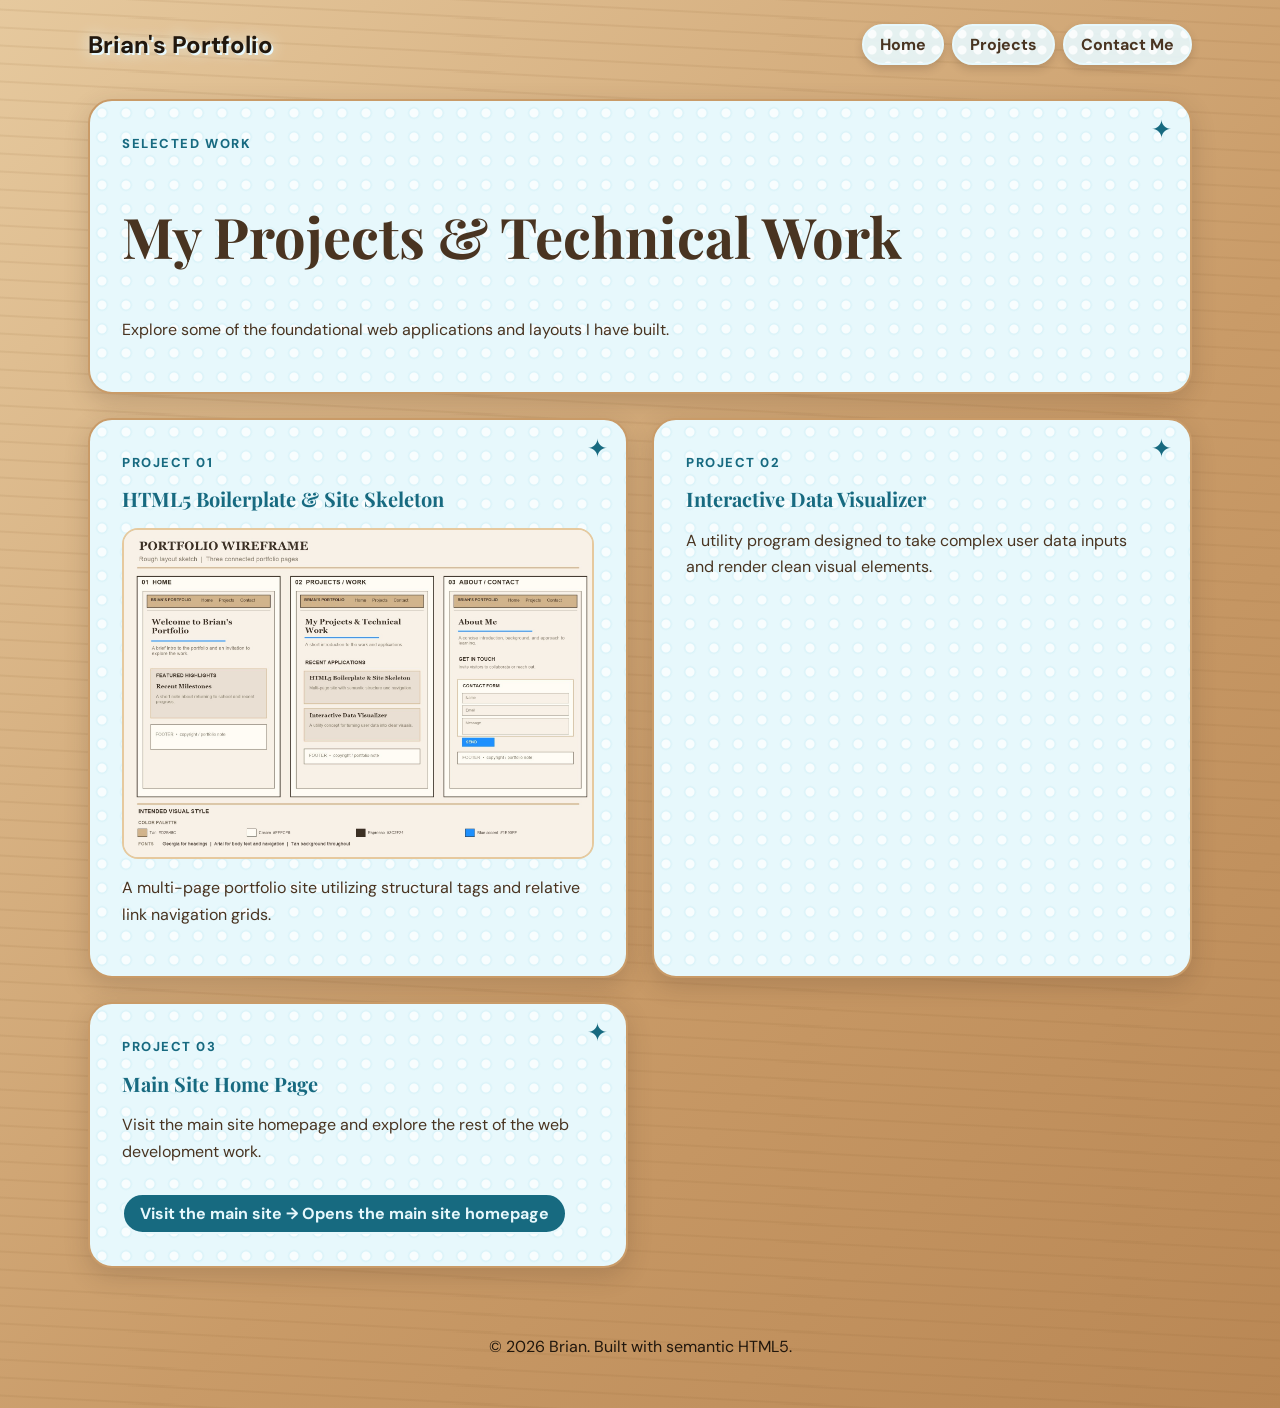
<file: web devlopment homework 2/projects.html>
<!DOCTYPE html>
<html lang="en">
<head>
    <meta charset="UTF-8">
    <meta name="viewport" content="width=device-width, initial-scale=1.0">
    <link rel="preconnect" href="https://fonts.googleapis.com">
    <link rel="preconnect" href="https://fonts.gstatic.com" crossorigin>
    <link href="https://fonts.googleapis.com/css2?family=DM+Sans:wght@400;500;600;700&family=Playfair+Display:wght@600;700&display=swap" rel="stylesheet">
    <link rel="stylesheet" href="style.css">
    <title>Projects - My Web Development Portfolio</title>
</head>
<body>

    <header class="site-header">
        <span class="brand">Brian's Portfolio</span>
        <nav aria-label="Portfolio">
            <ul>
                <li><a href="https://bsb2036.github.io/web-development/Homework%203%20Responsive%20Design%20with%20Flexbox%20%26%20Grid/index.html">Home</a></li>
                <li><a href="projects.html" aria-current="page"><strong>Projects</strong></a></li>
                <li><a href="https://bsb2036.github.io/web-development/Homework%203%20Responsive%20Design%20with%20Flexbox%20%26%20Grid/contact.html#contact-form">Contact Me</a></li>
            </ul>
        </nav>
    </header>

    <main class="page-shell">
        <div class="page-grid projects-grid">
        <section class="content-card wide-card" id="work-overview">
            <p class="eyebrow">SELECTED WORK</p>
            <h1>My Projects &amp; Technical Work</h1>
            <p>Explore some of the foundational web applications and layouts I have built.</p>
        </section>

            <article>
                <p class="eyebrow">PROJECT 01</p>
                <h2>HTML5 Boilerplate &amp; Site Skeleton</h2>
                <img class="project-image" src="portfolio-wireframe.jpg" alt="Wireframe sketch showing the Home, Projects, and About/Contact page layouts">
                <p>A multi-page portfolio site utilizing structural tags and relative link navigation grids.</p>
            </article>

            <article>
                <p class="eyebrow">PROJECT 02</p>
                <h2>Interactive Data Visualizer</h2>
                <p>A utility program designed to take complex user data inputs and render clean visual elements.</p>
            </article>

            <article>
                <p class="eyebrow">PROJECT 03</p>
                <h2>Main Site Home Page</h2>
                <p>Visit the main site homepage and explore the rest of the web development work.</p>
                <a class="action-link" href="../">Visit the main site <span>&rarr; Opens the main site homepage</span></a>
            </article>
        </div>
    </main>

    <footer class="site-footer">
        <p>&copy; 2026 Brian. Built with semantic HTML5.</p>
    </footer>

</body>
</html>
</file>
<file: ## Homework 1 - My First Web Page/style.css>
:root {
    color-scheme: light;
    font-family: "DM Sans", Arial, sans-serif;
    color: var(--espresso);
    background: var(--page-base);
    --page-base: #d8b687;
    --cardboard: #c99b68;
    --cardboard-light: #e6c99e;
    --cardboard-dark: #b98754;
    --cardboard-grain: #8b60301a;
    --bubble: #e7f8fc;
    --bubble-blue: #a9deeb;
    --espresso: #493421;
    --body-text: #382716;
    --muted: #21170d;
    --blue: #176a80;
    --blue-dark: #12566a;
    --focus: #21170d;
    --gold-light: #fff7db;
    --gold: #ffdb67;
    --gold-dark: #d99523;
    --gold-border: #ffe17a;
    --gold-line: #edbd43;
}

* {
    box-sizing: border-box;
}

body {
    min-width: 320px;
    min-height: 100vh;
    margin: 0;
    padding: 48px 20px;
    background:
        repeating-linear-gradient(3deg, transparent 0 7px, var(--cardboard-grain) 8px 9px, transparent 10px 17px),
        linear-gradient(135deg, var(--cardboard-light), var(--cardboard) 58%, var(--cardboard-dark));
    background-size: 100% 18px, auto;
}

.page {
    width: min(100%, 1120px);
    margin: 0 auto;
}

.page-header {
    max-width: 720px;
    margin: 0 auto 34px;
    padding: 24px;
    border: 2px solid var(--cardboard);
    border-radius: 24px;
    background:
        radial-gradient(circle, #ffffffb8 0 4px, #a9deeb33 5px, transparent 7px) 0 0 / 24px 24px,
        var(--bubble);
    box-shadow: 0 8px 24px #49342133;
    text-align: center;
}

.portfolio-nav {
    display: flex;
    justify-content: center;
    flex-wrap: wrap;
    gap: 10px;
    margin-bottom: 20px;
}

.portfolio-nav a {
    display: inline-block;
    padding: 10px 18px;
    border: 2px solid var(--cardboard);
    border-radius: 24px;
    background:
        radial-gradient(circle, #ffffffcc 0 4px, transparent 5px) 0 0 / 16px 16px,
        #e7f8fce8;
    color: var(--espresso);
    font-weight: 700;
    text-decoration: none;
}

.portfolio-nav a:hover,
.portfolio-nav a:focus-visible {
    background: var(--bubble);
}

.portfolio-nav a:focus-visible {
    outline: 3px solid var(--focus);
    outline-offset: 3px;
}

.eyebrow {
    margin: 0 0 12px;
    color: var(--blue);
    font-size: 0.75rem;
    font-weight: 800;
    letter-spacing: 0.19em;
}

h1 {
    margin: 0;
    color: var(--espresso);
    font-family: "Playfair Display", Georgia, serif;
    font-size: clamp(2.7rem, 8vw, 5rem);
    letter-spacing: -0.07em;
    line-height: 1;
}

h1 span {
    color: var(--blue);
}

.intro {
    max-width: 580px;
    margin: 18px auto 10px;
    color: var(--body-text);
    font-size: 1.05rem;
    line-height: 1.65;
}

.move-hint {
    display: inline-block;
    margin: 5px 0 0;
    padding: 8px 14px;
    border: 1px solid var(--cardboard);
    border-radius: 999px;
    background: var(--bubble);
    color: var(--espresso);
    font-size: 0.88rem;
}

.illustration-note {
    max-width: 580px;
    margin: 12px auto 0;
    color: var(--body-text);
    font-size: 0.9rem;
    line-height: 1.5;
}

.monkey-party {
    display: grid;
    grid-template-columns: repeat(3, minmax(0, 1fr));
    gap: 20px;
    align-items: stretch;
}

.party-heading {
    grid-column: 1 / -1;
    margin: 0;
    color: var(--muted);
    font-family: "Playfair Display", Georgia, serif;
    font-size: 1.5rem;
    text-align: center;
}

.monkey-card {
    min-width: 0;
    padding: 16px 16px 18px;
    overflow: hidden;
    border: 2px solid var(--cardboard);
    border-radius: 24px;
    background:
        radial-gradient(circle, #ffffffb8 0 4px, #a9deeb33 5px, transparent 7px) 0 0 / 24px 24px,
        var(--bubble);
    box-shadow: 0 8px 24px #49342133;
    cursor: grab;
    text-align: center;
    touch-action: manipulation;
    transition: border-color 160ms ease, box-shadow 160ms ease, transform 160ms ease;
}

.monkey-card:hover,
.monkey-card:focus-visible {
    z-index: 1;
    transform: translateY(-4px);
    border-color: var(--blue);
    box-shadow: 0 14px 28px #49342144;
    outline: none;
}

.monkey-card:focus-visible {
    outline: 3px solid var(--focus);
    outline-offset: 3px;
}

.monkey-card:active {
    cursor: grabbing;
}

.monkey-card.is-dragging {
    opacity: 0.38;
}

.monkey-scene {
    position: relative;
    height: 190px;
    overflow: hidden;
    border-radius: 17px;
    background: linear-gradient(160deg, #eaf0d7, #cfddb2);
}

.monkey-scene::before,
.monkey-scene::after {
    position: absolute;
    width: 130px;
    height: 60px;
    border-radius: 50%;
    background: rgba(255, 255, 255, 0.35);
    content: "";
}

.monkey-scene::before {
    top: -34px;
    left: -27px;
}

.monkey-scene::after {
    right: -40px;
    bottom: -34px;
}

.monkey-body {
    position: absolute;
    bottom: 4px;
    left: 50%;
    width: 126px;
    height: 87px;
    transform: translateX(-50%);
    border-radius: 54% 54% 30% 30%;
    background: linear-gradient(145deg, #986a4c, #704a35);
}

.monkey-icon {
    position: absolute;
    z-index: 1;
    top: 0;
    left: 50%;
    transform: translateX(-50%);
    font-size: 7.7rem;
    line-height: 1.18;
}

.peace-sign {
    position: absolute;
    z-index: 2;
    top: 16px;
    right: 14px;
    display: grid;
    width: 49px;
    height: 49px;
    place-items: center;
    border: 2px solid rgba(255, 255, 255, 0.9);
    border-radius: 50%;
    background: var(--gold-light);
    font-size: 1.75rem;
    transform: rotate(12deg);
}

.necklace {
    position: absolute;
    z-index: 2;
    bottom: 40px;
    left: 50%;
    width: 72px;
    height: 32px;
    transform: translateX(-50%);
    border-bottom: 4px solid var(--gold-line);
    border-radius: 0 0 50% 50%;
    filter: drop-shadow(0 1px 1px rgba(73, 47, 13, 0.3));
}

.necklace span {
    position: absolute;
    bottom: -15px;
    left: 50%;
    display: grid;
    width: 27px;
    height: 27px;
    transform: translateX(-50%);
    place-items: center;
    border: 2px solid var(--gold-border);
    border-radius: 50%;
    background: linear-gradient(145deg, var(--gold), var(--gold-dark));
    color: var(--muted);
    font-size: 0.82rem;
    font-weight: 900;
}

.monkey-card h2 {
    margin: 15px 0 4px;
    color: var(--blue);
    font-family: "Playfair Display", Georgia, serif;
    font-size: 1.25rem;
}

.monkey-card > p {
    margin: 0;
    color: var(--body-text);
    font-size: 0.9rem;
}

.card-tag {
    display: inline-block;
    margin-top: 12px;
    color: var(--blue-dark);
    font-size: 0.65rem;
    font-weight: 800;
    letter-spacing: 0.15em;
}

.gorilla .monkey-body {
    background: linear-gradient(145deg, #55575a, #303237);
}

.gorilla {
    background: linear-gradient(160deg, #e5e9d8, #c4cfb8);
}

.orangutan .monkey-body {
    background: linear-gradient(145deg, #dc7f36, #ad4e28);
}

.orangutan {
    background: linear-gradient(160deg, #f8e6c4, #ead09f);
}

.macaque .monkey-body,
.mandrill .monkey-body {
    background: linear-gradient(145deg, #a98164, #77543d);
}

.macaque {
    background: linear-gradient(160deg, #d9e9dc, #b8d2ba);
}

.mandrill {
    background: linear-gradient(160deg, #e9e1d7, #d0c4b5);
}

.capuchin .monkey-body {
    background: linear-gradient(145deg, #bf8d54, #80532e);
}

.capuchin {
    background: linear-gradient(160deg, #f0e8cf, #d8d0a6);
}

.party-footer {
    margin: 28px 0 0;
    color: var(--muted);
    font-size: 0.95rem;
    text-align: center;
}

@media (max-width: 760px) {
    .monkey-party {
        grid-template-columns: repeat(2, minmax(0, 1fr));
        gap: 14px;
    }

    .monkey-card {
        padding: 12px;
    }

    .monkey-scene {
        height: 170px;
    }

    .monkey-icon {
        font-size: 7rem;
    }
}

@media (max-width: 440px) {
    body {
        padding: 36px 14px;
    }

    .monkey-party {
        grid-template-columns: 1fr;
    }

    .monkey-scene {
        height: 185px;
    }

    .monkey-icon {
        font-size: 7.5rem;
    }
}

@media (prefers-reduced-motion: reduce) {
    *,
    *::before,
    *::after {
        scroll-behavior: auto !important;
        transition-duration: 0.01ms !important;
    }
}
</file>
<file: Homework 3 Responsive Design with Flexbox & Grid/style.css>
:root {
    color-scheme: light;
    font-family: "DM Sans", Arial, sans-serif;
    color: var(--espresso);
    background: var(--page-base);
    font-synthesis: none;
    --page-base: #d8b687;
    --cardboard: #c99b68;
    --cardboard-light: #e6c99e;
    --cardboard-dark: #b98754;
    --cardboard-grain: #8b60301a;
    --bubble: #e7f8fc;
    --bubble-blue: #a9deeb;
    --espresso: #493421;
    --body-text: #382716;
    --muted: #21170d;
    --blue: #176a80;
    --blue-dark: #12566a;
    --focus: #21170d;
    --gold-light: #fff7db;
    --gold: #ffdb67;
    --gold-dark: #d99523;
    --gold-border: #ffe17a;
    --gold-line: #edbd43;
}

* {
    box-sizing: border-box;
}

body {
    min-width: 0;
    min-height: 100vh;
    margin: 0;
    overflow-wrap: anywhere;
    background:
        repeating-linear-gradient(3deg, transparent 0 7px, var(--cardboard-grain) 8px 9px, transparent 10px 17px),
        linear-gradient(135deg, var(--cardboard-light), var(--cardboard) 58%, var(--cardboard-dark));
    background-size: 100% 18px, auto;
}

.site-header,
.page-shell,
.site-footer {
    width: min(1104px, calc(100% - 48px));
    margin-inline: auto;
}

.site-header {
    display: flex;
    align-items: center;
    justify-content: space-between;
    gap: 24px;
    padding: 24px 0 16px;
}

.brand {
    color: var(--muted);
    font-size: clamp(18px, 2.5vw, 24px);
    font-weight: 700;
    text-decoration: none;
    text-shadow: 2px 2px 0 var(--bubble), 0 0 16px var(--bubble);
}

nav ul {
    display: flex;
    justify-content: flex-end;
    flex-wrap: wrap;
    gap: 8px;
    margin: 0;
    padding: 0;
    list-style: none;
}

nav a {
    display: inline-block;
    padding: 8px 16px;
    border: 2px solid var(--bubble);
    border-radius: 24px;
    background:
        radial-gradient(circle, #ffffffcc 0 4px, transparent 5px) 0 0 / 16px 16px,
        #e7f8fce8;
    color: var(--espresso);
    font-weight: 700;
    text-decoration: none;
    box-shadow: 0 4px 8px #49342133;
}

nav a:hover,
nav a:focus-visible {
    background: var(--bubble);
    transform: translateY(-2px);
}

.page-shell {
    padding-block: 16px 32px;
}

.page-grid {
    display: grid;
    grid-template-columns: repeat(2, minmax(0, 1fr));
    gap: 24px;
    align-items: stretch;
}

.content-card,
.projects-grid article {
    min-width: 0;
    margin: 0;
    padding: clamp(24px, 3vw, 32px);
    border: 2px solid var(--cardboard);
    border-radius: 24px;
    background:
        radial-gradient(circle, #ffffffb8 0 4px, #a9deeb33 5px, transparent 7px) 0 0 / 24px 24px,
        var(--bubble);
    box-shadow: 0 8px 24px #49342133;
}

.content-card {
    position: relative;
}

.content-card::after,
.projects-grid article::after {
    position: absolute;
    top: 16px;
    right: 16px;
    color: var(--blue);
    content: "\2726";
    font-size: 24px;
}

.projects-grid article {
    position: relative;
}

.project-filters {
    display: flex;
    flex-wrap: wrap;
    align-items: center;
    justify-content: space-between;
    gap: 12px 20px;
}

.filter-buttons {
    display: flex;
    flex-wrap: wrap;
    gap: 8px;
}

.filter-button {
    min-height: 40px;
    padding: 8px 14px;
    border: 2px solid var(--blue);
    border-radius: 24px;
    background: var(--bubble);
    color: var(--espresso);
    cursor: pointer;
    font: inherit;
    font-weight: 700;
}

.filter-button[aria-pressed="true"] {
    background: var(--blue);
    color: var(--bubble);
}

.filter-button:focus-visible {
    outline: 3px solid var(--focus);
    outline-offset: 3px;
}

.filter-status {
    margin: 0;
    color: var(--body-text);
}

.project-image {
    display: block;
    width: 100%;
    height: auto;
    margin: 16px 0;
    border: 2px solid var(--cardboard-light);
    border-radius: 16px;
}

.wide-card {
    grid-column: 1 / -1;
}

.eyebrow {
    margin-top: 0;
    color: var(--blue);
    font-size: 13px;
    font-weight: 700;
    letter-spacing: 2px;
}

h1,
h2,
h3 {
    font-family: "Playfair Display", Georgia, serif;
    color: var(--espresso);
    line-height: 1.25;
}

h1 {
    font-size: clamp(32px, 5vw, 56px);
}

h2,
h3 {
    color: var(--blue);
}

.projects-grid article h2 {
    margin-top: 0;
    font-size: 20px;
}

p {
    line-height: 1.65;
}

.hero-card {
    display: flex;
    flex-direction: column;
    align-items: flex-start;
    justify-content: center;
    min-height: 320px;
}

.hero-card h1 {
    max-width: 15ch;
    margin: 0 0 16px;
}

.hero-card p:not(.eyebrow) {
    max-width: 60ch;
}

.song-player {
    width: min(100%, 360px);
    margin-top: 16px;
}

.song-title {
    margin-bottom: 8px;
    color: var(--espresso);
    font-weight: 700;
}

.song-player audio {
    display: block;
    width: 100%;
}

.song-status {
    min-height: 1.65em;
    margin: 8px 0 0;
    color: var(--body-text);
    font-size: 14px;
}

.weather-card h2 {
    margin-top: 0;
}

.weather-button {
    min-height: 44px;
    padding: 8px 16px;
    border: 2px solid var(--blue);
    border-radius: 24px;
    background: var(--blue);
    color: var(--bubble);
    cursor: pointer;
    font: inherit;
    font-weight: 700;
}

.weather-button:hover {
    background: var(--blue-dark);
}

.weather-button:focus-visible {
    outline: 3px solid var(--focus);
    outline-offset: 3px;
}

.weather-button:disabled {
    cursor: wait;
    opacity: 0.7;
}

.weather-status {
    min-height: 1.65em;
    margin: 12px 0;
    color: var(--body-text);
}

.weather-attribution {
    margin: 0;
    color: var(--body-text);
    font-size: 14px;
}

.weather-attribution a {
    color: var(--blue-dark);
    font-weight: 700;
}

.weather-details {
    display: grid;
    grid-template-columns: repeat(auto-fit, minmax(140px, 1fr));
    gap: 12px;
    margin: 16px 0 0;
}

.weather-details[hidden] {
    display: none;
}

.weather-details div {
    padding: 12px;
    border: 1px solid var(--cardboard-light);
    border-radius: 12px;
    background: #ffffff80;
}

.weather-details dt {
    color: var(--body-text);
    font-size: 14px;
    font-weight: 700;
}

.weather-details dd {
    margin: 4px 0 0;
    color: var(--espresso);
    font-size: 18px;
    font-weight: 700;
}

.news-card h2 {
    margin-top: 0;
}

.news-form {
    display: flex;
    flex-wrap: wrap;
    align-items: end;
    gap: 12px;
    margin-top: 16px;
}

.news-field {
    display: grid;
    flex: 1 1 220px;
    gap: 6px;
}

.news-field label {
    color: var(--espresso);
    font-weight: 700;
}

.news-field input {
    width: 100%;
    min-height: 44px;
    padding: 10px 12px;
    border: 2px solid var(--cardboard);
    border-radius: 10px;
    background: var(--bubble);
    color: var(--espresso);
    font: inherit;
}

.news-field input:focus-visible {
    outline: 3px solid var(--focus);
    outline-offset: 3px;
}

.news-status {
    min-height: 1.65em;
    margin: 12px 0;
    color: var(--body-text);
}

.news-link-container {
    margin: 12px 0 0;
}

.news-link-container[hidden] {
    display: none;
}

.news-link-container a {
    color: var(--blue-dark);
    font-weight: 700;
}

.news-link-container a:focus-visible {
    outline: 3px solid var(--focus);
    outline-offset: 3px;
}

.action-link {
    display: inline-block;
    max-width: 100%;
    margin-top: 16px;
    padding: 8px 16px;
    border: 2px solid var(--bubble);
    border-radius: 24px;
    background: var(--blue);
    color: var(--bubble);
    font-weight: 700;
    text-decoration: none;
    overflow-wrap: anywhere;
}

.action-link:hover,
.action-link:focus-visible {
    background: var(--blue);
}

.contact-form {
    margin-top: 20px;
}

.contact-form fieldset {
    display: grid;
    gap: 16px;
    min-width: 0;
    margin: 0;
    padding: 20px;
    border: 2px solid var(--cardboard-light);
    border-radius: 16px;
}

.contact-form legend {
    padding-inline: 8px;
    color: var(--espresso);
    font-weight: 700;
}

.form-field {
    display: grid;
    gap: 6px;
}

.form-field label {
    color: var(--espresso);
    font-weight: 700;
}

.form-field input,
.form-field textarea {
    width: 100%;
    min-height: 44px;
    padding: 10px 12px;
    border: 2px solid var(--cardboard);
    border-radius: 10px;
    background: var(--bubble);
    color: var(--espresso);
    font: inherit;
}

.form-field textarea {
    min-height: 132px;
    resize: vertical;
}

.form-field input:focus-visible,
.form-field textarea:focus-visible,
.form-submit:focus-visible {
    outline: 3px solid var(--focus);
    outline-offset: 3px;
}

.form-field input[aria-invalid="true"],
.form-field textarea[aria-invalid="true"] {
    border-color: #8f1d14;
}

.field-hint,
.field-error {
    line-height: 1.45;
}

.field-hint {
    color: var(--body-text);
}

.field-error,
.form-error-summary {
    color: #8f1d14;
    font-weight: 700;
}

.form-error-summary {
    margin: 0 0 16px;
}

.form-submit {
    margin-top: 16px;
    cursor: pointer;
    font: inherit;
}

.form-status {
    min-height: 1.65em;
    margin-bottom: 0;
}

.highlight-card {
    display: flex;
    flex-direction: column;
    justify-content: center;
}

.highlight-card h2 {
    margin-top: 0;
}

.site-footer {
    padding: 16px 0 32px;
    color: var(--muted);
    text-align: center;
}

@media (max-width: 700px) {
    .site-header {
        flex-direction: column;
        align-items: stretch;
        gap: 16px;
        text-align: center;
    }

    nav ul {
        justify-content: center;
    }

    .page-grid {
        grid-template-columns: minmax(0, 1fr);
        gap: 16px;
    }

    .wide-card {
        grid-column: auto;
    }

    .hero-card {
        min-height: 0;
    }
}

@media (max-width: 360px) {
    .site-header,
    .page-shell,
    .site-footer {
        width: calc(100% - 32px);
    }

    nav ul {
        gap: 8px;
    }

    nav a {
        padding: 8px;
        font-size: 14px;
    }

    .content-card,
    .projects-grid article {
        padding: 16px;
    }
}
</file>
<file: monkey-gallery/style.css>
:root {
    color-scheme: light;
    font-family: "DM Sans", Arial, sans-serif;
    color: var(--espresso);
    background: var(--page-base);
    --page-base: #d8b687;
    --cardboard: #c99b68;
    --cardboard-light: #e6c99e;
    --cardboard-dark: #b98754;
    --cardboard-grain: #8b60301a;
    --bubble: #e7f8fc;
    --bubble-blue: #a9deeb;
    --espresso: #493421;
    --body-text: #382716;
    --muted: #21170d;
    --blue: #176a80;
    --blue-dark: #12566a;
    --focus: #21170d;
    --gold-light: #fff7db;
    --gold: #ffdb67;
    --gold-dark: #d99523;
    --gold-border: #ffe17a;
    --gold-line: #edbd43;
}

* {
    box-sizing: border-box;
}

body {
    min-width: 320px;
    min-height: 100vh;
    margin: 0;
    padding: 48px 20px;
    background:
        repeating-linear-gradient(3deg, transparent 0 7px, var(--cardboard-grain) 8px 9px, transparent 10px 17px),
        linear-gradient(135deg, var(--cardboard-light), var(--cardboard) 58%, var(--cardboard-dark));
    background-size: 100% 18px, auto;
}

.page {
    width: min(100%, 1120px);
    margin: 0 auto;
}

.page-header {
    max-width: 720px;
    margin: 0 auto 34px;
    padding: 24px;
    border: 2px solid var(--cardboard);
    border-radius: 24px;
    background:
        radial-gradient(circle, #ffffffb8 0 4px, #a9deeb33 5px, transparent 7px) 0 0 / 24px 24px,
        var(--bubble);
    box-shadow: 0 8px 24px #49342133;
    text-align: center;
}

.page-header h1,
.party-heading,
.monkey-card h2 {
    font-family: "Playfair Display", Georgia, serif;
}

.portfolio-nav {
    display: flex;
    justify-content: center;
    flex-wrap: wrap;
    gap: 10px;
    margin-bottom: 20px;
}

.portfolio-nav a {
    display: inline-block;
    padding: 10px 18px;
    border: 2px solid var(--cardboard);
    border-radius: 999px;
    background:
        radial-gradient(circle, #ffffffcc 0 4px, transparent 5px) 0 0 / 16px 16px,
        #e7f8fce8;
    color: var(--espresso);
    font-weight: 700;
    text-decoration: none;
}

.portfolio-nav a:hover,
.portfolio-nav a:focus-visible {
    background: var(--bubble);
}

.portfolio-nav a:focus-visible {
    outline: 3px solid var(--focus);
    outline-offset: 3px;
}

.eyebrow {
    margin: 0 0 12px;
    color: var(--blue);
    font-size: 0.75rem;
    font-weight: 800;
    letter-spacing: 0.19em;
}

h1 {
    margin: 0;
    color: var(--espresso);
    font-size: clamp(2.7rem, 8vw, 5rem);
    letter-spacing: -0.07em;
    line-height: 1;
}

h1 span {
    color: var(--blue);
}

.intro {
    max-width: 580px;
    margin: 18px auto 10px;
    color: var(--body-text);
    font-size: 1.05rem;
    line-height: 1.65;
}

.move-hint {
    display: inline-block;
    margin: 5px 0 0;
    padding: 8px 14px;
    border: 1px solid var(--cardboard);
    border-radius: 999px;
    background: var(--bubble);
    color: var(--espresso);
    font-size: 0.88rem;
}

.visually-hidden {
    position: absolute;
    width: 1px;
    height: 1px;
    padding: 0;
    margin: -1px;
    overflow: hidden;
    clip: rect(0, 0, 0, 0);
    white-space: nowrap;
    border: 0;
}

.monkey-party {
    display: grid;
    grid-template-columns: repeat(3, minmax(0, 1fr));
    gap: 20px;
    align-items: stretch;
}

.party-heading {
    grid-column: 1 / -1;
    margin: 0;
    color: var(--muted);
    font-size: 1.5rem;
    text-align: center;
}

.monkey-card {
    min-width: 0;
    padding: 16px 16px 18px;
    overflow: hidden;
    border: 2px solid var(--cardboard);
    border-radius: 24px;
    background:
        radial-gradient(circle, #ffffffb8 0 4px, #a9deeb33 5px, transparent 7px) 0 0 / 24px 24px,
        var(--bubble);
    box-shadow: 0 8px 24px #49342133;
    cursor: grab;
    text-align: center;
    touch-action: manipulation;
    transition: border-color 160ms ease, box-shadow 160ms ease, transform 160ms ease;
}

.monkey-card:hover,
.monkey-card:focus-visible {
    z-index: 1;
    transform: translateY(-4px);
    border-color: var(--blue);
    box-shadow: 0 14px 28px #49342144;
    outline: none;
}

.monkey-card:focus-visible {
    outline: 3px solid var(--focus);
    outline-offset: 3px;
}

.monkey-card:active {
    cursor: grabbing;
}

.monkey-card.is-dragging {
    opacity: 0.38;
}

.monkey-scene {
    position: relative;
    height: 190px;
    overflow: hidden;
    border-radius: 17px;
    background: linear-gradient(160deg, #eaf0d7, #cfddb2);
}

.monkey-scene::before,
.monkey-scene::after {
    position: absolute;
    width: 130px;
    height: 60px;
    border-radius: 50%;
    background: rgba(255, 255, 255, 0.35);
    content: "";
}

.monkey-scene::before {
    top: -34px;
    left: -27px;
}

.monkey-scene::after {
    right: -40px;
    bottom: -34px;
}

.monkey-body {
    position: absolute;
    bottom: 4px;
    left: 50%;
    width: 126px;
    height: 87px;
    transform: translateX(-50%);
    border-radius: 54% 54% 30% 30%;
    background: linear-gradient(145deg, #986a4c, #704a35);
}

.monkey-icon {
    position: absolute;
    z-index: 1;
    top: 0;
    left: 50%;
    transform: translateX(-50%);
    font-size: 7.7rem;
    line-height: 1.18;
}

.peace-sign {
    position: absolute;
    z-index: 2;
    top: 16px;
    right: 14px;
    display: grid;
    width: 49px;
    height: 49px;
    place-items: center;
    border: 2px solid rgba(255, 255, 255, 0.9);
    border-radius: 50%;
    background: var(--gold-light);
    font-size: 1.75rem;
    transform: rotate(12deg);
}

.necklace {
    position: absolute;
    z-index: 2;
    bottom: 40px;
    left: 50%;
    width: 72px;
    height: 32px;
    transform: translateX(-50%);
    border-bottom: 4px solid var(--gold-line);
    border-radius: 0 0 50% 50%;
    filter: drop-shadow(0 1px 1px rgba(73, 47, 13, 0.3));
}

.necklace span {
    position: absolute;
    bottom: -15px;
    left: 50%;
    display: grid;
    width: 27px;
    height: 27px;
    transform: translateX(-50%);
    place-items: center;
    border: 2px solid var(--gold-border);
    border-radius: 50%;
    background: linear-gradient(145deg, var(--gold), var(--gold-dark));
    color: var(--muted);
    font-size: 0.82rem;
    font-weight: 900;
}

.monkey-card h2 {
    margin: 15px 0 4px;
    color: var(--blue);
    font-size: 1.25rem;
}

.monkey-card > p {
    margin: 0;
    color: var(--body-text);
    font-size: 0.9rem;
}

.card-tag {
    display: inline-block;
    margin-top: 12px;
    color: var(--blue-dark);
    font-size: 0.65rem;
    font-weight: 800;
    letter-spacing: 0.15em;
}

.gorilla .monkey-body {
    background: linear-gradient(145deg, #55575a, #303237);
}

.gorilla {
    background: linear-gradient(160deg, #e5e9d8, #c4cfb8);
}

.orangutan .monkey-body {
    background: linear-gradient(145deg, #dc7f36, #ad4e28);
}

.orangutan {
    background: linear-gradient(160deg, #f8e6c4, #ead09f);
}

.macaque .monkey-body,
.mandrill .monkey-body {
    background: linear-gradient(145deg, #a98164, #77543d);
}

.macaque {
    background: linear-gradient(160deg, #d9e9dc, #b8d2ba);
}

.mandrill {
    background: linear-gradient(160deg, #e9e1d7, #d0c4b5);
}

.capuchin .monkey-body {
    background: linear-gradient(145deg, #bf8d54, #80532e);
}

.capuchin {
    background: linear-gradient(160deg, #f0e8cf, #d8d0a6);
}

.party-footer {
    margin: 28px 0 0;
    color: var(--muted);
    font-size: 0.95rem;
    text-align: center;
}

@media (max-width: 760px) {
    .monkey-party {
        grid-template-columns: repeat(2, minmax(0, 1fr));
        gap: 14px;
    }

    .monkey-card {
        padding: 12px;
    }

    .monkey-scene {
        height: 170px;
    }

    .monkey-icon {
        font-size: 7rem;
    }
}

@media (max-width: 440px) {
    body {
        padding: 36px 14px;
    }

    .monkey-party {
        grid-template-columns: 1fr;
    }

    .monkey-scene {
        height: 185px;
    }

    .monkey-icon {
        font-size: 7.5rem;
    }
}

@media (prefers-reduced-motion: reduce) {
    *,
    *::before,
    *::after {
        scroll-behavior: auto !important;
        transition-duration: 0.01ms !important;
    }
}
</file>
<file: web devlopment homework 2/style.css>
:root {
    color-scheme: light;
    font-family: "DM Sans", Arial, sans-serif;
    color: var(--espresso);
    background: var(--page-base);
    font-synthesis: none;
    --page-base: #d8b687;
    --cardboard: #c99b68;
    --cardboard-light: #e6c99e;
    --cardboard-dark: #b98754;
    --cardboard-grain: #8b60301a;
    --bubble: #e7f8fc;
    --bubble-blue: #a9deeb;
    --espresso: #493421;
    --body-text: #382716;
    --muted: #21170d;
    --blue: #176a80;
    --blue-dark: #12566a;
    --focus: #21170d;
    --gold-light: #fff7db;
    --gold: #ffdb67;
    --gold-dark: #d99523;
    --gold-border: #ffe17a;
    --gold-line: #edbd43;
}

* {
    box-sizing: border-box;
}

body {
    min-width: 0;
    min-height: 100vh;
    margin: 0;
    overflow-wrap: anywhere;
    background:
        repeating-linear-gradient(3deg, transparent 0 7px, var(--cardboard-grain) 8px 9px, transparent 10px 17px),
        linear-gradient(135deg, var(--cardboard-light), var(--cardboard) 58%, var(--cardboard-dark));
    background-size: 100% 18px, auto;
}

.site-header,
.page-shell,
.site-footer {
    width: min(1104px, calc(100% - 48px));
    margin-inline: auto;
}

.site-header {
    display: flex;
    align-items: center;
    justify-content: space-between;
    gap: 24px;
    padding: 24px 0 16px;
}

.brand {
    color: var(--muted);
    font-size: clamp(18px, 2.5vw, 24px);
    font-weight: 700;
    text-decoration: none;
    text-shadow: 2px 2px 0 var(--bubble), 0 0 16px var(--bubble);
}

nav ul {
    display: flex;
    justify-content: flex-end;
    flex-wrap: wrap;
    gap: 8px;
    margin: 0;
    padding: 0;
    list-style: none;
}

nav a {
    display: inline-block;
    padding: 8px 16px;
    border: 2px solid var(--bubble);
    border-radius: 24px;
    background:
        radial-gradient(circle, #ffffffcc 0 4px, transparent 5px) 0 0 / 16px 16px,
        #e7f8fce8;
    color: var(--espresso);
    font-weight: 700;
    text-decoration: none;
    box-shadow: 0 4px 8px #49342133;
}

nav a:hover,
nav a:focus-visible {
    background: var(--bubble);
    transform: translateY(-2px);
}

.page-shell {
    padding-block: 18px 34px;
}

.page-grid {
    display: grid;
    grid-template-columns: repeat(2, minmax(0, 1fr));
    gap: 24px;
    align-items: stretch;
}

.content-card,
.projects-grid article {
    min-width: 0;
    margin: 0;
    padding: clamp(24px, 3vw, 32px);
    border: 2px solid var(--cardboard);
    border-radius: 24px;
    background:
        radial-gradient(circle, #ffffffb8 0 4px, #a9deeb33 5px, transparent 7px) 0 0 / 24px 24px,
        var(--bubble);
    box-shadow: 0 8px 24px #49342133;
}

.content-card {
    position: relative;
}

.content-card::after,
.projects-grid article::after {
    position: absolute;
    top: 12px;
    right: 18px;
    color: var(--blue);
    content: "\2726";
    font-size: 25px;
}

.projects-grid article {
    position: relative;
}

.project-image {
    display: block;
    width: 100%;
    height: auto;
    margin: 16px 0;
    border: 2px solid var(--cardboard-light);
    border-radius: 16px;
}

.wide-card {
    grid-column: 1 / -1;
}

.eyebrow {
    margin-top: 0;
    color: var(--blue);
    font-size: 13px;
    font-weight: 800;
    letter-spacing: 0.12em;
}

h1,
h2,
h3 {
    color: var(--espresso);
    font-family: "Playfair Display", Georgia, serif;
    line-height: 1.25;
}

h1 {
    font-size: clamp(2rem, 5vw, 3.5rem);
}

h2,
h3 {
    color: var(--blue);
}

.projects-grid article h2 {
    margin-top: 0;
    font-size: 20px;
}

p {
    line-height: 1.65;
}

.hero-card {
    display: flex;
    flex-direction: column;
    align-items: flex-start;
    justify-content: center;
    min-height: 320px;
}

.hero-card h1 {
    max-width: 15ch;
    margin: 0 0 16px;
}

.hero-card p:not(.eyebrow) {
    max-width: 60ch;
}

.action-link {
    display: inline-block;
    max-width: 100%;
    margin-top: 12px;
    padding: 8px 16px;
    border: 2px solid var(--bubble);
    border-radius: 24px;
    background: var(--blue);
    color: var(--bubble);
    font-weight: 700;
    text-decoration: none;
    overflow-wrap: anywhere;
}

.action-link:hover,
.action-link:focus-visible {
    background: var(--blue-dark);
}

.contact-form {
    margin-top: 20px;
}

.contact-form fieldset {
    display: grid;
    gap: 16px;
    min-width: 0;
    margin: 0;
    padding: 20px;
    border: 2px solid var(--cardboard-light);
    border-radius: 16px;
}

.contact-form legend {
    padding-inline: 8px;
    color: var(--espresso);
    font-weight: 700;
}

.form-field {
    display: grid;
    gap: 6px;
}

.form-field label {
    color: var(--espresso);
    font-weight: 700;
}

.form-field input,
.form-field textarea {
    width: 100%;
    min-height: 44px;
    padding: 10px 12px;
    border: 2px solid var(--cardboard);
    border-radius: 10px;
    background: var(--bubble);
    color: var(--espresso);
    font: inherit;
}

.form-field textarea {
    min-height: 132px;
    resize: vertical;
}

.form-field input:focus-visible,
.form-field textarea:focus-visible,
.form-submit:focus-visible {
    outline: 3px solid var(--focus);
    outline-offset: 3px;
}

.form-field input[aria-invalid="true"],
.form-field textarea[aria-invalid="true"] {
    border-color: #8f1d14;
}

.field-hint,
.field-error {
    line-height: 1.45;
}

.field-hint {
    color: var(--body-text);
}

.field-error,
.form-error-summary {
    color: #8f1d14;
    font-weight: 700;
}

.form-error-summary {
    margin: 0 0 16px;
}

.form-submit {
    margin-top: 16px;
    cursor: pointer;
    font: inherit;
}

.form-status {
    min-height: 1.65em;
    margin-bottom: 0;
}

.highlight-card {
    display: flex;
    flex-direction: column;
    justify-content: center;
}

.highlight-card h2 {
    margin-top: 0;
}

.site-footer {
    padding: 16px 0 32px;
    color: var(--muted);
    text-align: center;
}

.feedback-card::after {
    color: var(--blue);
}

@media (max-width: 700px) {
    .site-header {
        flex-direction: column;
        align-items: stretch;
        gap: 16px;
        text-align: center;
    }

    nav ul {
        justify-content: center;
    }

    .page-grid {
        grid-template-columns: minmax(0, 1fr);
        gap: 16px;
    }

    .wide-card {
        grid-column: auto;
    }

    .hero-card {
        min-height: 0;
    }
}

@media (max-width: 360px) {
    .site-header,
    .page-shell,
    .site-footer {
        width: calc(100% - 32px);
    }

    nav ul {
        gap: 8px;
    }

    nav a {
        padding: 8px;
        font-size: 14px;
    }

    .content-card,
    .projects-grid article {
        padding: 16px;
    }
}
</file>
